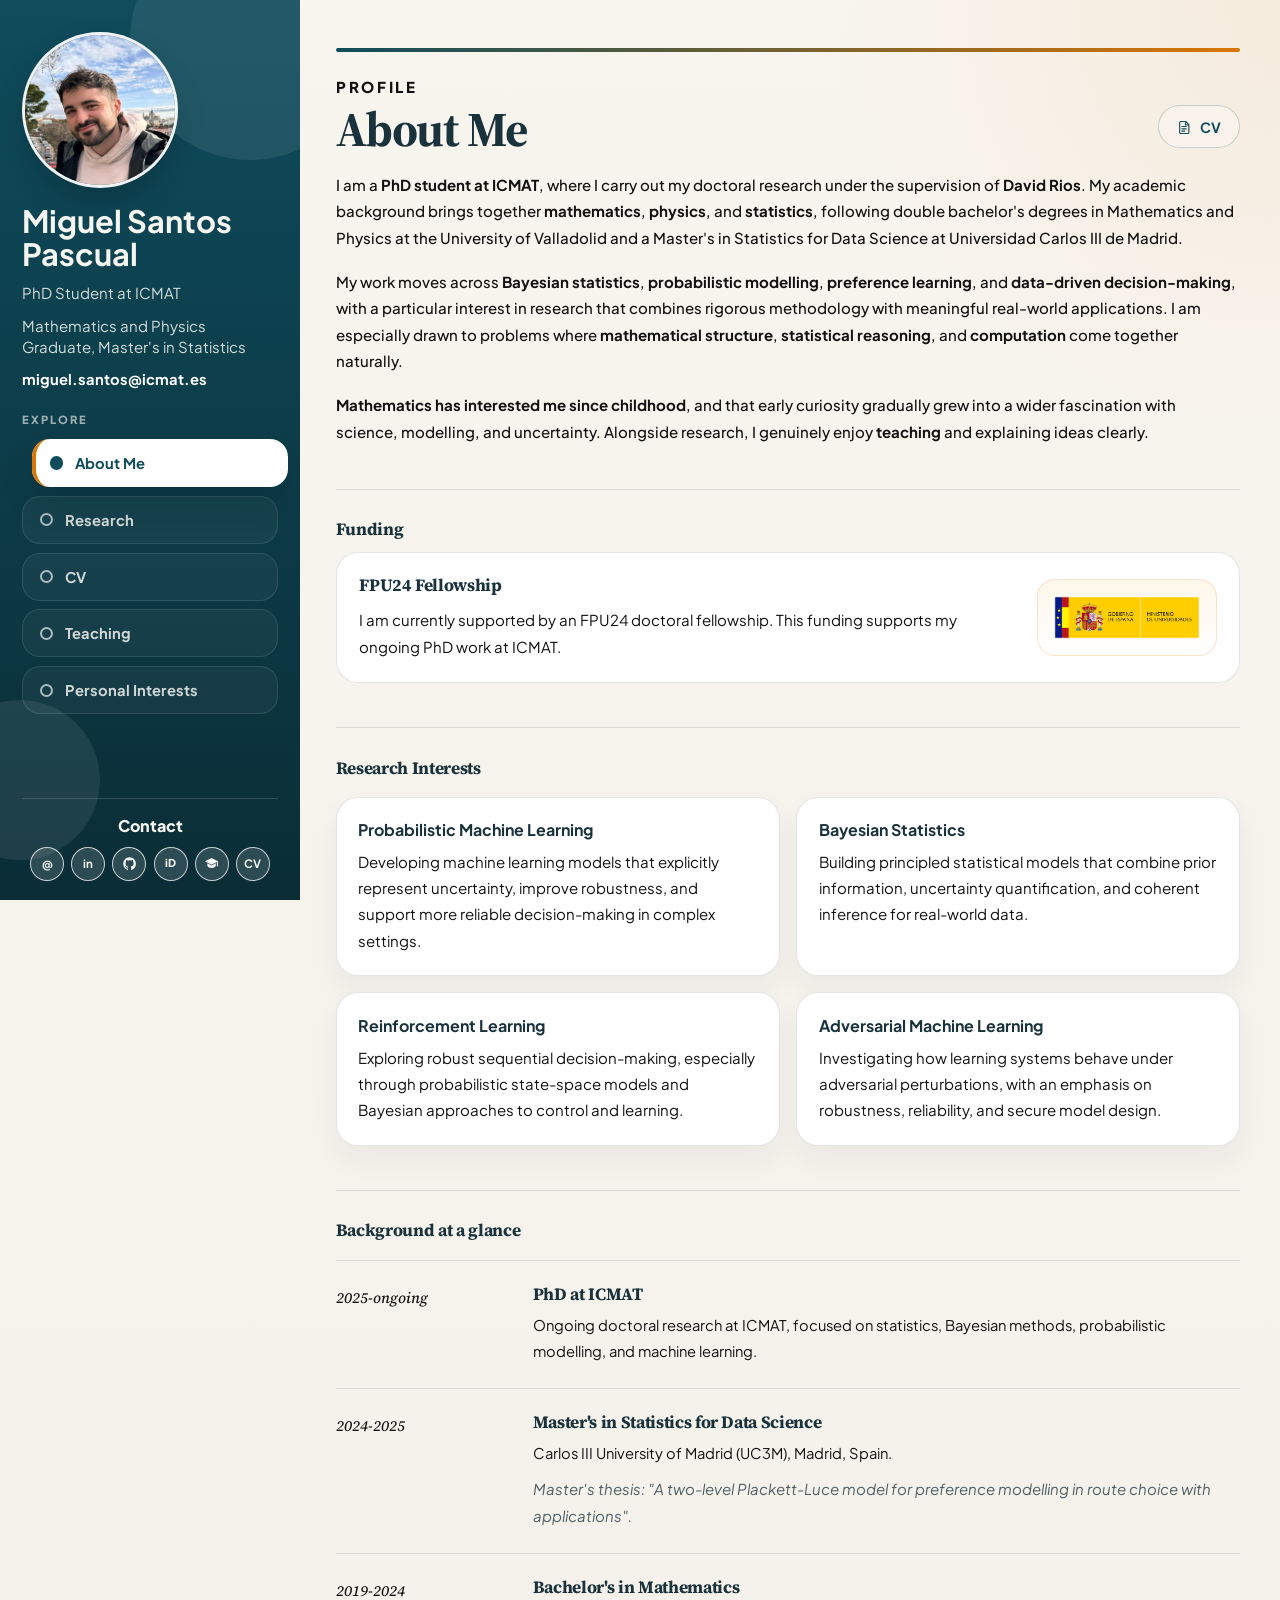
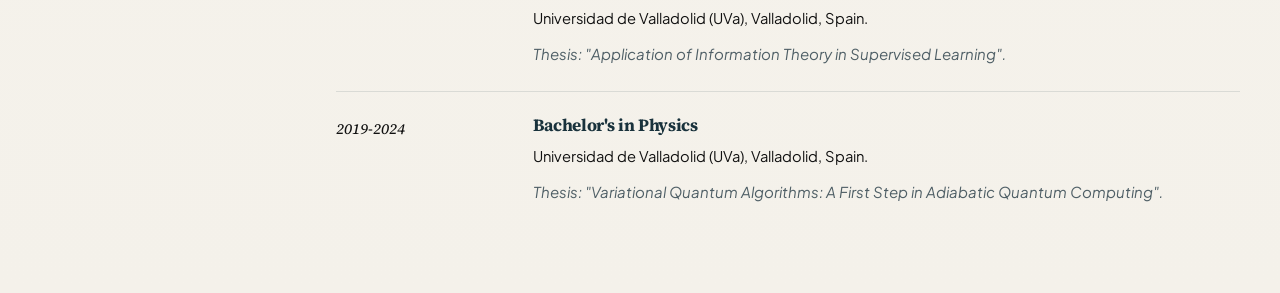
<file: index.html>
<!DOCTYPE html>
<html lang="en">
<head>
  <meta charset="UTF-8">
  <meta name="viewport" content="width=device-width, initial-scale=1.0">
  <meta name="description" content="Academic portfolio for Miguel Santos Pascual, PhD student at ICMAT.">
  <title>Miguel Santos Pascual | About</title>
  <link rel="preconnect" href="https://fonts.googleapis.com">
  <link rel="preconnect" href="https://fonts.gstatic.com" crossorigin>
  <link href="https://fonts.googleapis.com/css2?family=Plus+Jakarta+Sans:wght@400;500;600;700;800&family=Source+Serif+4:opsz,wght@8..60,500;8..60,700&display=swap" rel="stylesheet">
  <link rel="stylesheet" href="assets/css/styles.css">
</head>
<body>
  <div class="page-shell">
    <aside class="sidebar">
      <div class="sidebar__inner">
        <div class="avatar">
          <img src="assets/img/profile.jpg" alt="Portrait of Miguel Santos Pascual">
        </div>

        <div class="profile-block">
          <h1>Miguel Santos Pascual</h1>
          <p class="profile-role">PhD Student at ICMAT</p>
          <p class="profile-location">Mathematics and Physics Graduate, Master's in Statistics</p>
          <a class="profile-contact" href="mailto:miguel.santos@icmat.es">miguel.santos@icmat.es</a>
        </div>

        <nav class="section-nav" aria-label="Section navigation">
          <p class="section-nav__label">Explore</p>
          <a class="section-nav__link is-active" href="index.html" aria-current="page">About Me</a>
          <a class="section-nav__link" href="research.html">Research</a>
          <a class="section-nav__link" href="cv.html">CV</a>
          <a class="section-nav__link" href="teaching.html">Teaching</a>
          <a class="section-nav__link" href="interests.html">Personal Interests</a>
        </nav>

        <footer class="sidebar-footer">
          <p class="sidebar-footer__title">Contact</p>
          <div class="social-links social-links--footer">
            <a href="https://www.icmat.es/people/miguel-santos-2/" aria-label="ICMAT profile" target="_blank" rel="noreferrer">
              <span aria-hidden="true">@</span>
            </a>
            <a href="https://www.linkedin.com/in/miguel-santos-pascual-a18722290/" aria-label="LinkedIn" target="_blank" rel="noreferrer">
              <span aria-hidden="true">in</span>
            </a>
            <a href="https://github.com/MiguelSantPasc" aria-label="GitHub" target="_blank" rel="noreferrer">
              <svg class="social-icon" viewBox="0 0 24 24" aria-hidden="true">
                <path d="M12 2C6.48 2 2 6.6 2 12.27c0 4.54 2.87 8.39 6.84 9.75.5.1.66-.22.66-.5v-1.73c-2.78.62-3.37-1.37-3.37-1.37-.45-1.2-1.11-1.52-1.11-1.52-.91-.64.07-.63.07-.63 1 .08 1.53 1.06 1.53 1.06.9 1.57 2.35 1.12 2.92.86.09-.67.35-1.12.63-1.38-2.22-.26-4.56-1.14-4.56-5.09 0-1.12.39-2.03 1.03-2.75-.1-.27-.45-1.3.1-2.7 0 0 .84-.28 2.75 1.05A9.3 9.3 0 0 1 12 6.84c.85 0 1.71.12 2.51.36 1.91-1.33 2.75-1.05 2.75-1.05.55 1.4.2 2.43.1 2.7.64.72 1.03 1.63 1.03 2.75 0 3.96-2.34 4.82-4.57 5.08.36.32.69.95.69 1.92v2.85c0 .28.18.61.67.5A10.26 10.26 0 0 0 22 12.27C22 6.6 17.52 2 12 2Z" fill="currentColor"/>
              </svg>
            </a>
            <a href="https://orcid.org/my-orcid?orcid=0009-0005-3973-8576" aria-label="ORCID" target="_blank" rel="noreferrer">
              <span class="social-icon-text social-icon-text--orcid" aria-hidden="true">iD</span>
            </a>
            <a href="https://scholar.google.es/citations?user=7MgIqfgAAAAJ&hl=es&oi=ao" aria-label="Google Scholar" target="_blank" rel="noreferrer">
              <svg class="social-icon" viewBox="0 0 24 24" aria-hidden="true">
                <path d="M12 3 1.5 8.4 12 13.8l8.36-4.3V16H22V8.4Zm-6.75 8.6V15c0 2.2 3.05 4 6.75 4s6.75-1.8 6.75-4v-3.4L12 15.1Z" fill="currentColor"/>
              </svg>
            </a>
            <a href="assets/documents/CV.pdf" aria-label="Curriculum Vitae" target="_blank" rel="noreferrer">
              <span aria-hidden="true">CV</span>
            </a>
          </div>
        </footer>
      </div>
    </aside>

    <main class="content content--single">
      <article class="page-panel">
        <p class="section-tag">Profile</p>
        <div class="section-heading">
          <h2>About Me</h2>
          <a class="resource-link resource-link--primary" href="assets/documents/CV.pdf" target="_blank" rel="noreferrer" aria-label="Open curriculum vitae">
            <svg class="resource-link__icon" viewBox="0 0 24 24" aria-hidden="true">
              <path d="M7 3.75h7.7l4.55 4.55V20.25a1.5 1.5 0 0 1-1.5 1.5H7a1.5 1.5 0 0 1-1.5-1.5V5.25A1.5 1.5 0 0 1 7 3.75Zm7.25 1.8v3.5h3.5" fill="none" stroke="currentColor" stroke-linecap="round" stroke-linejoin="round" stroke-width="1.7"/>
              <path d="M8.75 11.25h6.5M8.75 14.75h6.5M8.75 18.25h4.25" fill="none" stroke="currentColor" stroke-linecap="round" stroke-width="1.7"/>
            </svg>
            <span>CV</span>
          </a>
        </div>

        <p class="lead">
          I am a <strong>PhD student at ICMAT</strong>, where I carry out my doctoral research
          under the supervision of <strong>David Rios</strong>. My academic background brings
          together <strong>mathematics</strong>, <strong>physics</strong>, and
          <strong>statistics</strong>, following double bachelor's degrees in Mathematics and
          Physics at the University of Valladolid and a Master's in Statistics for Data Science
          at Universidad Carlos III de Madrid.
        </p>
        <p class="lead lead--secondary">
          My work moves across <strong>Bayesian statistics</strong>,
          <strong>probabilistic modelling</strong>, <strong>preference learning</strong>, and
          <strong>data-driven decision-making</strong>, with a particular interest in research
          that combines rigorous methodology with meaningful real-world applications. I am
          especially drawn to problems where <strong>mathematical structure</strong>,
          <strong>statistical reasoning</strong>, and <strong>computation</strong> come
          together naturally.
        </p>
        <p class="lead lead--secondary">
          <strong>Mathematics has interested me since childhood</strong>, and that early
          curiosity gradually grew into a wider fascination with science, modelling, and
          uncertainty. Alongside research, I genuinely enjoy <strong>teaching</strong> and
          explaining ideas clearly.
        </p>

        <section class="page-section page-section--spaced">
          <h3>Funding</h3>
          <article class="info-card funding-card">
            <div>
              <h3>FPU24 Fellowship</h3>
              <p>
                I am currently supported by an FPU24 doctoral fellowship. This funding
                supports my ongoing PhD work at ICMAT.
              </p>
            </div>
            <div class="funding-logo">
              <img src="assets/img/ministerio.png" alt="Ministerio de Universidades logo">
            </div>
          </article>
        </section>

        <section class="page-section page-section--spaced">
          <h3>Research Interests</h3>
          <div class="interest-grid">
            <article class="interest-card">
              <h4>Probabilistic Machine Learning</h4>
              <p>
                Developing machine learning models that explicitly represent uncertainty,
                improve robustness, and support more reliable decision-making in complex
                settings.
              </p>
            </article>
            <article class="interest-card">
              <h4>Bayesian Statistics</h4>
              <p>
                Building principled statistical models that combine prior information,
                uncertainty quantification, and coherent inference for real-world data.
              </p>
            </article>
            <article class="interest-card">
              <h4>Reinforcement Learning</h4>
              <p>
                Exploring robust sequential decision-making, especially through probabilistic
                state-space models and Bayesian approaches to control and learning.
              </p>
            </article>
            <article class="interest-card">
              <h4>Adversarial Machine Learning</h4>
              <p>
                Investigating how learning systems behave under adversarial perturbations, with
                an emphasis on robustness, reliability, and secure model design.
              </p>
            </article>
          </div>
        </section>

        <section class="page-section page-section--spaced">
          <h3>Background at a glance</h3>
          <div class="entry-list">
            <article class="entry">
              <p class="entry__meta">2025-ongoing</p>
              <div class="entry__body">
                <h4>PhD at ICMAT</h4>
                <p>
                  Ongoing doctoral research at ICMAT, focused on statistics, Bayesian methods,
                  probabilistic modelling, and machine learning.
                </p>
              </div>
            </article>
            <article class="entry">
              <p class="entry__meta">2024-2025</p>
              <div class="entry__body">
                <h4>Master's in Statistics for Data Science</h4>
                <p>
                  Carlos III University of Madrid (UC3M), Madrid, Spain.
                </p>
                <p>
                  Master's thesis: "A two-level Plackett-Luce model for preference modelling
                  in route choice with applications".
                </p>
              </div>
            </article>
            <article class="entry">
              <p class="entry__meta">2019-2024</p>
              <div class="entry__body">
                <h4>Bachelor's in Mathematics</h4>
                <p>
                  Universidad de Valladolid (UVa), Valladolid, Spain.
                </p>
                <p>
                  Thesis: "Application of Information Theory in Supervised Learning".
                </p>
              </div>
            </article>
            <article class="entry">
              <p class="entry__meta">2019-2024</p>
              <div class="entry__body">
                <h4>Bachelor's in Physics</h4>
                <p>
                  Universidad de Valladolid (UVa), Valladolid, Spain.
                </p>
                <p>
                  Thesis: "Variational Quantum Algorithms: A First Step in Adiabatic Quantum
                  Computing".
                </p>
              </div>
            </article>
          </div>
        </section>
      </article>
    </main>
  </div>
</body>
</html>
</file>
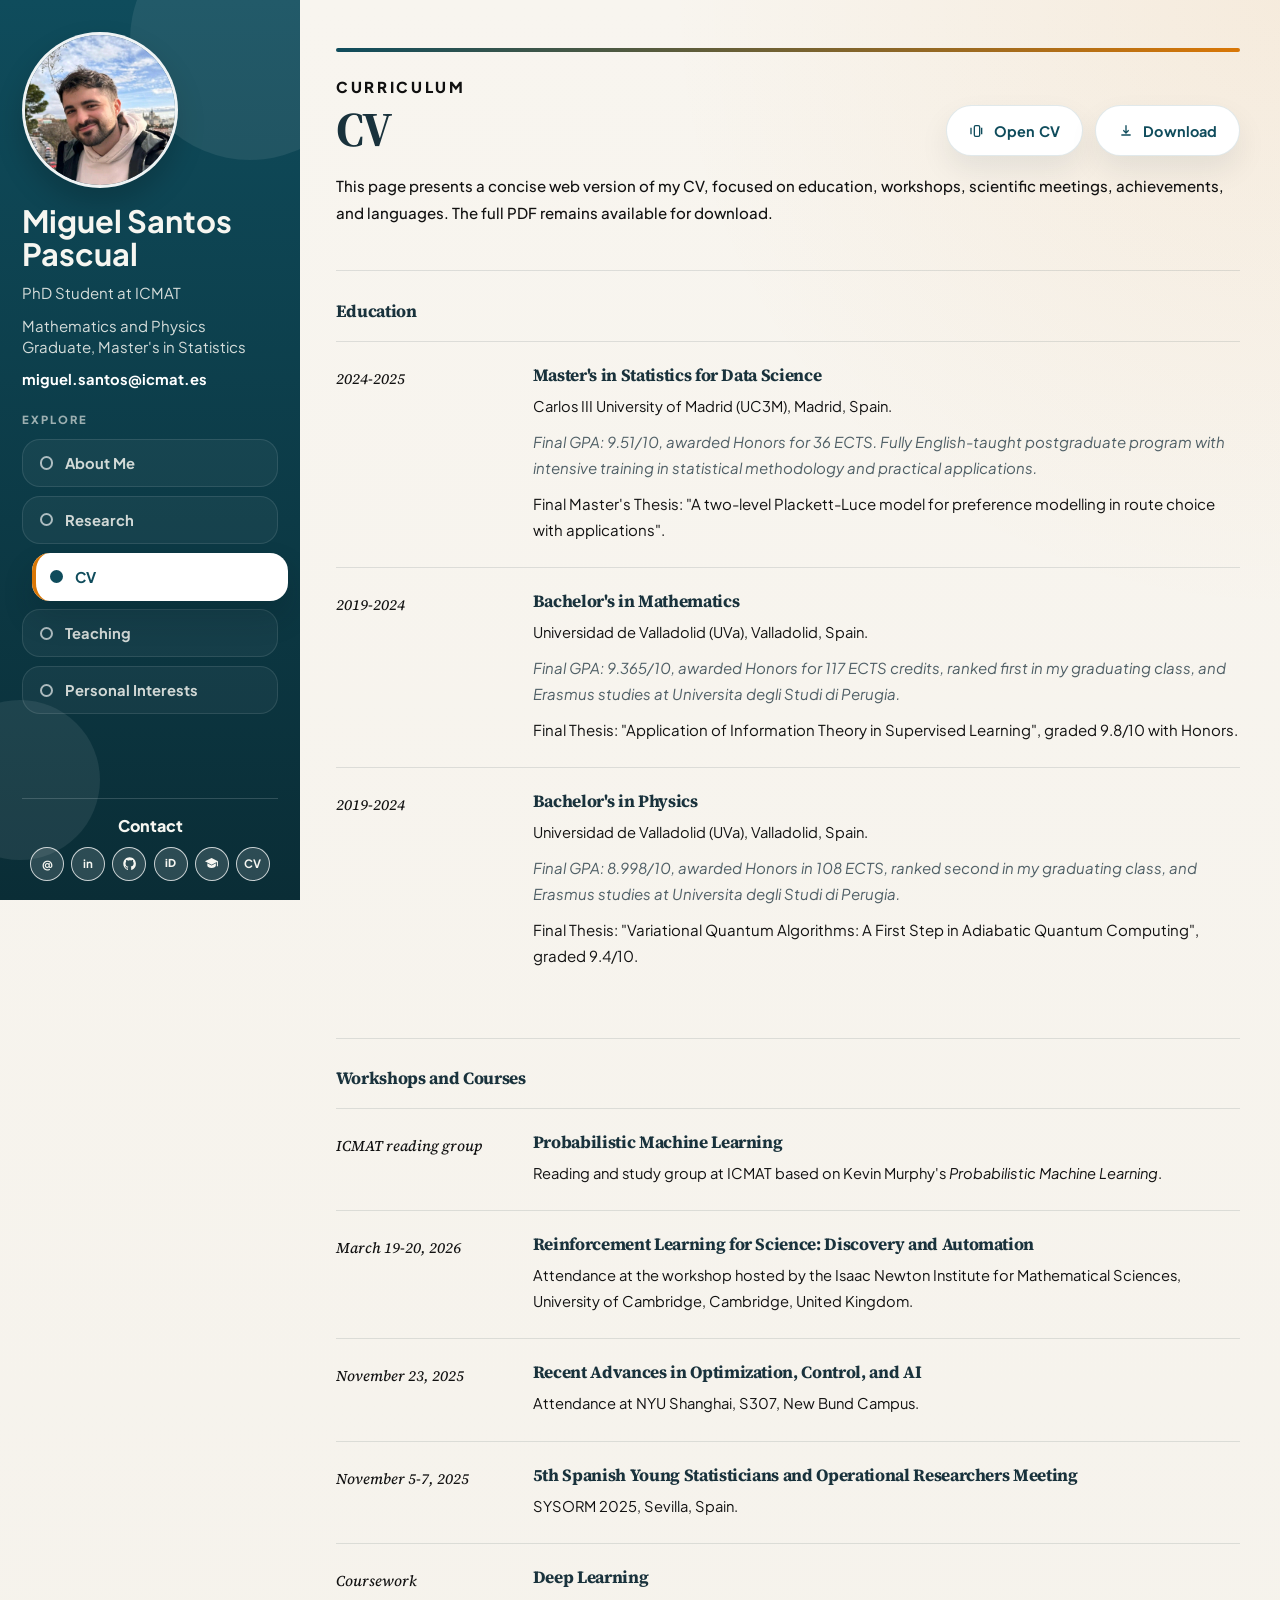
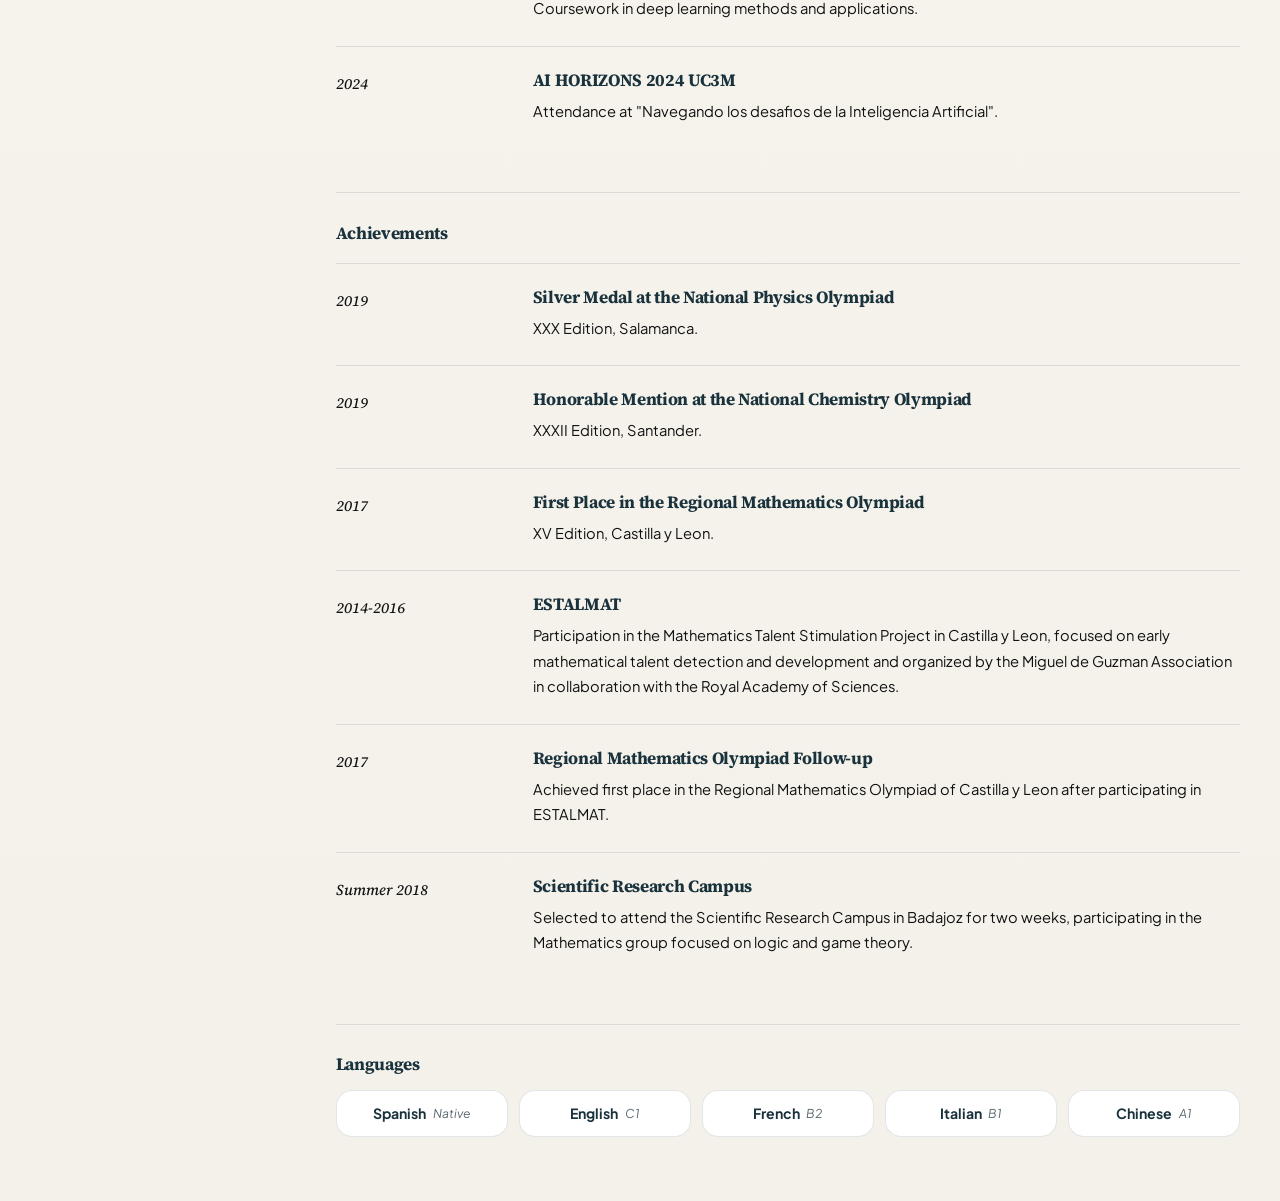
<file: cv.html>
<!DOCTYPE html>
<html lang="en">
<head>
  <meta charset="UTF-8">
  <meta name="viewport" content="width=device-width, initial-scale=1.0">
  <meta name="description" content="Curriculum vitae and academic profile of Miguel Santos Pascual.">
  <title>Miguel Santos Pascual | CV</title>
  <link rel="preconnect" href="https://fonts.googleapis.com">
  <link rel="preconnect" href="https://fonts.gstatic.com" crossorigin>
  <link href="https://fonts.googleapis.com/css2?family=Plus+Jakarta+Sans:wght@400;500;600;700;800&family=Source+Serif+4:opsz,wght@8..60,500;8..60,700&display=swap" rel="stylesheet">
  <link rel="stylesheet" href="assets/css/styles.css">
</head>
<body>
  <div class="page-shell">
    <aside class="sidebar">
      <div class="sidebar__inner">
        <div class="avatar">
          <img src="assets/img/profile.jpg" alt="Portrait of Miguel Santos Pascual">
        </div>

        <div class="profile-block">
          <h1>Miguel Santos Pascual</h1>
          <p class="profile-role">PhD Student at ICMAT</p>
          <p class="profile-location">Mathematics and Physics Graduate, Master's in Statistics</p>
          <a class="profile-contact" href="mailto:miguel.santos@icmat.es">miguel.santos@icmat.es</a>
        </div>

        <nav class="section-nav" aria-label="Section navigation">
          <p class="section-nav__label">Explore</p>
          <a class="section-nav__link" href="index.html">About Me</a>
          <a class="section-nav__link" href="research.html">Research</a>
          <a class="section-nav__link is-active" href="cv.html" aria-current="page">CV</a>
          <a class="section-nav__link" href="teaching.html">Teaching</a>
          <a class="section-nav__link" href="interests.html">Personal Interests</a>
        </nav>

        <footer class="sidebar-footer">
          <p class="sidebar-footer__title">Contact</p>
          <div class="social-links social-links--footer">
            <a href="https://www.icmat.es/people/miguel-santos-2/" aria-label="ICMAT profile" target="_blank" rel="noreferrer">
              <span aria-hidden="true">@</span>
            </a>
            <a href="https://www.linkedin.com/in/miguel-santos-pascual-a18722290/" aria-label="LinkedIn" target="_blank" rel="noreferrer">
              <span aria-hidden="true">in</span>
            </a>
            <a href="https://github.com/MiguelSantPasc" aria-label="GitHub" target="_blank" rel="noreferrer">
              <svg class="social-icon" viewBox="0 0 24 24" aria-hidden="true">
                <path d="M12 2C6.48 2 2 6.6 2 12.27c0 4.54 2.87 8.39 6.84 9.75.5.1.66-.22.66-.5v-1.73c-2.78.62-3.37-1.37-3.37-1.37-.45-1.2-1.11-1.52-1.11-1.52-.91-.64.07-.63.07-.63 1 .08 1.53 1.06 1.53 1.06.9 1.57 2.35 1.12 2.92.86.09-.67.35-1.12.63-1.38-2.22-.26-4.56-1.14-4.56-5.09 0-1.12.39-2.03 1.03-2.75-.1-.27-.45-1.3.1-2.7 0 0 .84-.28 2.75 1.05A9.3 9.3 0 0 1 12 6.84c.85 0 1.71.12 2.51.36 1.91-1.33 2.75-1.05 2.75-1.05.55 1.4.2 2.43.1 2.7.64.72 1.03 1.63 1.03 2.75 0 3.96-2.34 4.82-4.57 5.08.36.32.69.95.69 1.92v2.85c0 .28.18.61.67.5A10.26 10.26 0 0 0 22 12.27C22 6.6 17.52 2 12 2Z" fill="currentColor"/>
              </svg>
            </a>
            <a href="https://orcid.org/my-orcid?orcid=0009-0005-3973-8576" aria-label="ORCID" target="_blank" rel="noreferrer">
              <span class="social-icon-text social-icon-text--orcid" aria-hidden="true">iD</span>
            </a>
            <a href="https://scholar.google.es/citations?user=7MgIqfgAAAAJ&hl=es&oi=ao" aria-label="Google Scholar" target="_blank" rel="noreferrer">
              <svg class="social-icon" viewBox="0 0 24 24" aria-hidden="true">
                <path d="M12 3 1.5 8.4 12 13.8l8.36-4.3V16H22V8.4Zm-6.75 8.6V15c0 2.2 3.05 4 6.75 4s6.75-1.8 6.75-4v-3.4L12 15.1Z" fill="currentColor"/>
              </svg>
            </a>
            <a href="assets/documents/CV.pdf" aria-label="Curriculum Vitae" target="_blank" rel="noreferrer">
              <span aria-hidden="true">CV</span>
            </a>
          </div>
        </footer>
      </div>
    </aside>

    <main class="content content--single">
      <article class="page-panel">
        <p class="section-tag">Curriculum</p>
        <div class="section-heading">
          <h2>CV</h2>
          <div class="section-heading__actions">
            <a class="button-link button-link--white" href="assets/documents/CV.pdf" target="_blank" rel="noreferrer">
              <svg class="button-link__icon" viewBox="0 0 24 24" aria-hidden="true">
                <path d="M14 3h-4a3 3 0 0 0-3 3v12a3 3 0 0 0 3 3h4a3 3 0 0 0 3-3V6a3 3 0 0 0-3-3Zm1 15a1 1 0 0 1-1 1h-4a1 1 0 0 1-1-1V6a1 1 0 0 1 1-1h4a1 1 0 0 1 1 1Zm5-11v10h-2V7ZM4 7v10H2V7Z" fill="currentColor"/>
              </svg>
              <span>Open CV</span>
            </a>
            <a class="button-link button-link--white" href="assets/documents/CV.pdf" download>
              <svg class="button-link__icon" viewBox="0 0 24 24" aria-hidden="true">
                <path d="M12 3a1 1 0 0 1 1 1v8.59l2.3-2.29 1.4 1.41-4.7 4.7-4.7-4.7 1.4-1.41 2.3 2.29V4a1 1 0 0 1 1-1Zm-7 14h14v2H5Z" fill="currentColor"/>
              </svg>
              <span>Download</span>
            </a>
          </div>
        </div>

        <p class="lead">
          This page presents a concise web version of my CV, focused on education,
          workshops, scientific meetings, achievements, and languages. The full PDF remains
          available for download.
        </p>

        <section class="page-section page-section--spaced">
          <h3>Education</h3>
          <div class="entry-list">
            <article class="entry">
              <p class="entry__meta">2024-2025</p>
              <div class="entry__body">
                <h4>Master's in Statistics for Data Science</h4>
                <p>Carlos III University of Madrid (UC3M), Madrid, Spain.</p>
                <p>
                  Final GPA: 9.51/10, awarded Honors for 36 ECTS. Fully English-taught
                  postgraduate program with intensive training in statistical methodology and
                  practical applications.
                </p>
                <p>
                  Final Master's Thesis: "A two-level Plackett-Luce model for preference
                  modelling in route choice with applications".
                </p>
              </div>
            </article>
            <article class="entry">
              <p class="entry__meta">2019-2024</p>
              <div class="entry__body">
                <h4>Bachelor's in Mathematics</h4>
                <p>Universidad de Valladolid (UVa), Valladolid, Spain.</p>
                <p>
                  Final GPA: 9.365/10, awarded Honors for 117 ECTS credits, ranked first in my
                  graduating class, and Erasmus studies at Universita degli Studi di Perugia.
                </p>
                <p>
                  Final Thesis: "Application of Information Theory in Supervised Learning",
                  graded 9.8/10 with Honors.
                </p>
              </div>
            </article>
            <article class="entry">
              <p class="entry__meta">2019-2024</p>
              <div class="entry__body">
                <h4>Bachelor's in Physics</h4>
                <p>Universidad de Valladolid (UVa), Valladolid, Spain.</p>
                <p>
                  Final GPA: 8.998/10, awarded Honors in 108 ECTS, ranked second in my
                  graduating class, and Erasmus studies at Universita degli Studi di Perugia.
                </p>
                <p>
                  Final Thesis: "Variational Quantum Algorithms: A First Step in Adiabatic
                  Quantum Computing", graded 9.4/10.
                </p>
              </div>
            </article>
          </div>
        </section>

        <section class="page-section page-section--spaced">
          <h3>Workshops and Courses</h3>
          <div class="entry-list">
            <article class="entry">
              <p class="entry__meta">ICMAT reading group</p>
              <div class="entry__body">
                <h4>Probabilistic Machine Learning</h4>
                <p>
                  Reading and study group at ICMAT based on Kevin Murphy's
                  <em>Probabilistic Machine Learning</em>.
                </p>
              </div>
            </article>
            <article class="entry">
              <p class="entry__meta">March 19-20, 2026</p>
              <div class="entry__body">
                <h4>Reinforcement Learning for Science: Discovery and Automation</h4>
                <p>
                  Attendance at the workshop hosted by the Isaac Newton Institute for
                  Mathematical Sciences, University of Cambridge, Cambridge, United Kingdom.
                </p>
              </div>
            </article>
            <article class="entry">
              <p class="entry__meta">November 23, 2025</p>
              <div class="entry__body">
                <h4>Recent Advances in Optimization, Control, and AI</h4>
                <p>Attendance at NYU Shanghai, S307, New Bund Campus.</p>
              </div>
            </article>
            <article class="entry">
              <p class="entry__meta">November 5-7, 2025</p>
              <div class="entry__body">
                <h4>5th Spanish Young Statisticians and Operational Researchers Meeting</h4>
                <p>SYSORM 2025, Sevilla, Spain.</p>
              </div>
            </article>
            <article class="entry">
              <p class="entry__meta">Coursework</p>
              <div class="entry__body">
                <h4>Deep Learning</h4>
                <p>Coursework in deep learning methods and applications.</p>
              </div>
            </article>
            <article class="entry">
              <p class="entry__meta">2024</p>
              <div class="entry__body">
                <h4>AI HORIZONS 2024 UC3M</h4>
                <p>Attendance at "Navegando los desafios de la Inteligencia Artificial".</p>
              </div>
            </article>
          </div>
        </section>

        <section class="page-section page-section--spaced">
          <h3>Achievements</h3>
          <div class="entry-list">
            <article class="entry">
              <p class="entry__meta">2019</p>
              <div class="entry__body">
                <h4>Silver Medal at the National Physics Olympiad</h4>
                <p>XXX Edition, Salamanca.</p>
              </div>
            </article>
            <article class="entry">
              <p class="entry__meta">2019</p>
              <div class="entry__body">
                <h4>Honorable Mention at the National Chemistry Olympiad</h4>
                <p>XXXII Edition, Santander.</p>
              </div>
            </article>
            <article class="entry">
              <p class="entry__meta">2017</p>
              <div class="entry__body">
                <h4>First Place in the Regional Mathematics Olympiad</h4>
                <p>XV Edition, Castilla y Leon.</p>
              </div>
            </article>
            <article class="entry">
              <p class="entry__meta">2014-2016</p>
              <div class="entry__body">
                <h4>ESTALMAT</h4>
                <p>
                  Participation in the Mathematics Talent Stimulation Project in Castilla y
                  Leon, focused on early mathematical talent detection and development and
                  organized by the Miguel de Guzman Association in collaboration with the Royal
                  Academy of Sciences.
                </p>
              </div>
            </article>
            <article class="entry">
              <p class="entry__meta">2017</p>
              <div class="entry__body">
                <h4>Regional Mathematics Olympiad Follow-up</h4>
                <p>
                  Achieved first place in the Regional Mathematics Olympiad of Castilla y Leon
                  after participating in ESTALMAT.
                </p>
              </div>
            </article>
            <article class="entry">
              <p class="entry__meta">Summer 2018</p>
              <div class="entry__body">
                <h4>Scientific Research Campus</h4>
                <p>
                  Selected to attend the Scientific Research Campus in Badajoz for two weeks,
                  participating in the Mathematics group focused on logic and game theory.
                </p>
              </div>
            </article>
          </div>
        </section>

        <section class="page-section page-section--spaced">
          <h3>Languages</h3>
          <div class="language-grid">
            <article class="language-card">
              <h4>Spanish</h4>
              <p>Native</p>
            </article>
            <article class="language-card">
              <h4>English</h4>
              <p>C1</p>
            </article>
            <article class="language-card">
              <h4>French</h4>
              <p>B2</p>
            </article>
            <article class="language-card">
              <h4>Italian</h4>
              <p>B1</p>
            </article>
            <article class="language-card">
              <h4>Chinese</h4>
              <p>A1</p>
            </article>
          </div>
        </section>
      </article>
    </main>
  </div>
</body>
</html>
</file>
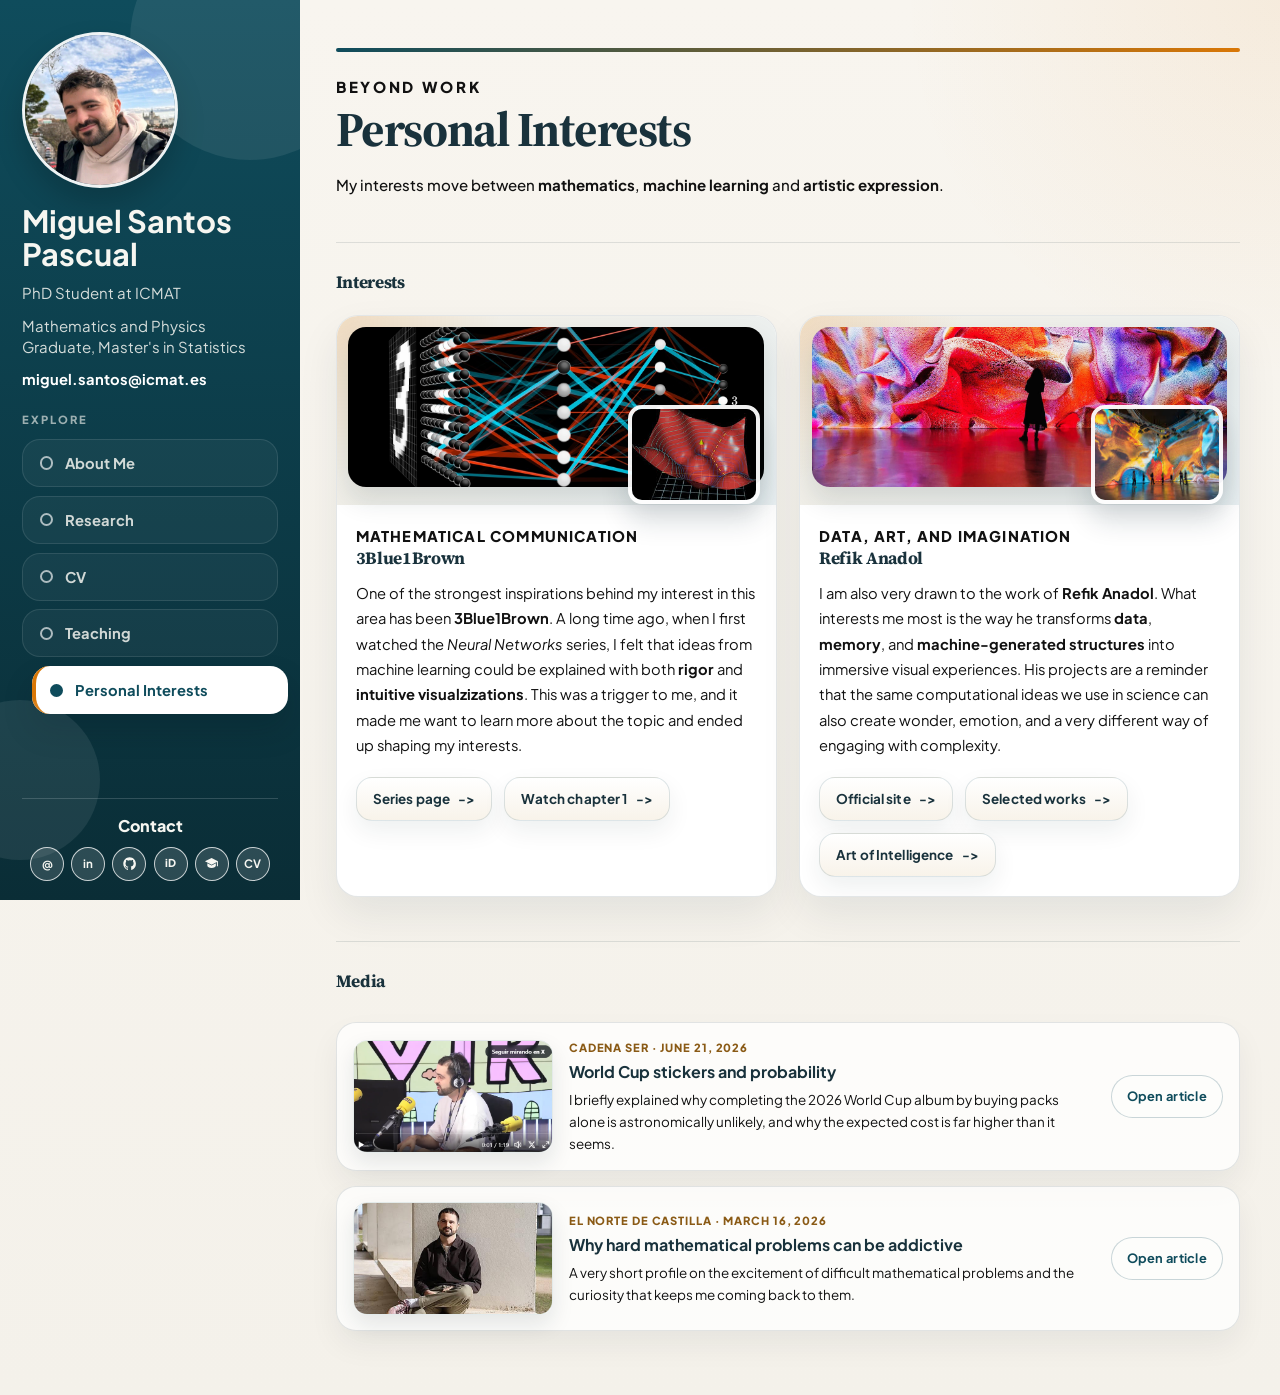
<file: interests.html>
<!DOCTYPE html>
<html lang="en">
<head>
  <meta charset="UTF-8">
  <meta name="viewport" content="width=device-width, initial-scale=1.0">
  <meta name="description" content="Personal interests of Miguel Santos Pascual.">
  <title>Miguel Santos Pascual | Personal Interests</title>
  <link rel="preconnect" href="https://fonts.googleapis.com">
  <link rel="preconnect" href="https://fonts.gstatic.com" crossorigin>
  <link href="https://fonts.googleapis.com/css2?family=Plus+Jakarta+Sans:wght@400;500;600;700;800&family=Source+Serif+4:opsz,wght@8..60,500;8..60,700&display=swap" rel="stylesheet">
  <link rel="stylesheet" href="assets/css/styles.css">
</head>
<body>
  <div class="page-shell">
    <aside class="sidebar">
      <div class="sidebar__inner">
        <div class="avatar">
          <img src="assets/img/profile.jpg" alt="Portrait of Miguel Santos Pascual">
        </div>

        <div class="profile-block">
          <h1>Miguel Santos Pascual</h1>
          <p class="profile-role">PhD Student at ICMAT</p>
          <p class="profile-location">Mathematics and Physics Graduate, Master's in Statistics</p>
          <a class="profile-contact" href="mailto:miguel.santos@icmat.es">miguel.santos@icmat.es</a>
        </div>

        <nav class="section-nav" aria-label="Section navigation">
          <p class="section-nav__label">Explore</p>
          <a class="section-nav__link" href="index.html">About Me</a>
          <a class="section-nav__link" href="research.html">Research</a>
          <a class="section-nav__link" href="cv.html">CV</a>
          <a class="section-nav__link" href="teaching.html">Teaching</a>
          <a class="section-nav__link is-active" href="interests.html" aria-current="page">Personal Interests</a>
        </nav>

        <footer class="sidebar-footer">
          <p class="sidebar-footer__title">Contact</p>
          <div class="social-links social-links--footer">
            <a href="https://www.icmat.es/people/miguel-santos-2/" aria-label="ICMAT profile" target="_blank" rel="noreferrer">
              <span aria-hidden="true">@</span>
            </a>
            <a href="https://www.linkedin.com/in/miguel-santos-pascual-a18722290/" aria-label="LinkedIn" target="_blank" rel="noreferrer">
              <span aria-hidden="true">in</span>
            </a>
            <a href="https://github.com/MiguelSantPasc" aria-label="GitHub" target="_blank" rel="noreferrer">
              <svg class="social-icon" viewBox="0 0 24 24" aria-hidden="true">
                <path d="M12 2C6.48 2 2 6.6 2 12.27c0 4.54 2.87 8.39 6.84 9.75.5.1.66-.22.66-.5v-1.73c-2.78.62-3.37-1.37-3.37-1.37-.45-1.2-1.11-1.52-1.11-1.52-.91-.64.07-.63.07-.63 1 .08 1.53 1.06 1.53 1.06.9 1.57 2.35 1.12 2.92.86.09-.67.35-1.12.63-1.38-2.22-.26-4.56-1.14-4.56-5.09 0-1.12.39-2.03 1.03-2.75-.1-.27-.45-1.3.1-2.7 0 0 .84-.28 2.75 1.05A9.3 9.3 0 0 1 12 6.84c.85 0 1.71.12 2.51.36 1.91-1.33 2.75-1.05 2.75-1.05.55 1.4.2 2.43.1 2.7.64.72 1.03 1.63 1.03 2.75 0 3.96-2.34 4.82-4.57 5.08.36.32.69.95.69 1.92v2.85c0 .28.18.61.67.5A10.26 10.26 0 0 0 22 12.27C22 6.6 17.52 2 12 2Z" fill="currentColor"/>
              </svg>
            </a>
            <a href="https://orcid.org/my-orcid?orcid=0009-0005-3973-8576" aria-label="ORCID" target="_blank" rel="noreferrer">
              <span class="social-icon-text social-icon-text--orcid" aria-hidden="true">iD</span>
            </a>
            <a href="https://scholar.google.es/citations?user=7MgIqfgAAAAJ&hl=es&oi=ao" aria-label="Google Scholar" target="_blank" rel="noreferrer">
              <svg class="social-icon" viewBox="0 0 24 24" aria-hidden="true">
                <path d="M12 3 1.5 8.4 12 13.8l8.36-4.3V16H22V8.4Zm-6.75 8.6V15c0 2.2 3.05 4 6.75 4s6.75-1.8 6.75-4v-3.4L12 15.1Z" fill="currentColor"/>
              </svg>
            </a>
            <a href="assets/documents/CV.pdf" aria-label="Curriculum Vitae" target="_blank" rel="noreferrer">
              <span aria-hidden="true">CV</span>
            </a>
          </div>
        </footer>
      </div>
    </aside>

    <main class="content content--single">
      <article class="page-panel">
        <p class="section-tag">Beyond Work</p>
        <div class="section-heading">
          <h2>Personal Interests</h2>
        </div>

        <p class="lead">
          My interests move between <strong>mathematics</strong>,
          <strong>machine learning</strong> and <strong>artistic expression</strong>.
        </p>

        <section class="page-section page-section--spaced">
          <h3>Interests</h3>
          <div class="inspiration-grid">
            <article class="inspiration-card">
              <div class="inspiration-card__media">
                <img
                  class="inspiration-card__image inspiration-card__image--main"
                  src="assets/img/main_1.jpg"
                  alt="Thumbnail of 3Blue1Brown's neural networks video series">
                <img
                  class="inspiration-card__image inspiration-card__image--float"
                  src="assets/img/small1.jpg"
                  alt="Preview from 3Blue1Brown's neural networks series">
              </div>
              <div class="inspiration-card__body">
                <p class="inspiration-card__eyebrow">Mathematical Communication</p>
                <h3>3Blue1Brown</h3>
                <p>
                  One of the strongest inspirations behind my interest in this area has been
                  <strong>3Blue1Brown</strong>. A long time ago, when I first watched the
                  <em>Neural Networks</em> series, I felt that ideas from machine learning
                  could be explained with both <strong>rigor</strong> and <strong>intuitive visualzizations</strong>.
                  This was a trigger to me, and it made me want to learn more about the topic and ended up shaping my interests.
                </p>
                <div class="inspiration-links">
                  <a class="resource-link resource-link--primary" href="https://www.3blue1brown.com/topics/neural-networks" target="_blank" rel="noreferrer">Series page</a>
                  <a class="resource-link resource-link--primary" href="https://www.youtube.com/watch?v=aircAruvnKk" target="_blank" rel="noreferrer">Watch chapter 1</a>
                </div>
              </div>
            </article>

            <article class="inspiration-card">
              <div class="inspiration-card__media">
                <img
                  class="inspiration-card__image inspiration-card__image--main"
                  src="assets/img/main_2.jpg"
                  alt="Artwork from Refik Anadol's Art of Intelligence project">
                <img
                  class="inspiration-card__image inspiration-card__image--float"
                  src="assets/img/small21.jpg"
                  alt="Detail from Refik Anadol's Art of Intelligence project">
              </div>
              <div class="inspiration-card__body">
                <p class="inspiration-card__eyebrow">Data, Art, and Imagination</p>
                <h3>Refik Anadol</h3>
                <p>
                  I am also very drawn to the work of <strong>Refik Anadol</strong>. What
                  interests me most is the way he transforms <strong>data</strong>,
                  <strong>memory</strong>, and <strong>machine-generated structures</strong>
                  into immersive visual experiences. His projects are a reminder that the
                  same computational ideas we use in science can also create wonder, emotion,
                  and a very different way of engaging with complexity.
                </p>
                <div class="inspiration-links">
                  <a class="resource-link resource-link--primary" href="https://refikanadol.com/" target="_blank" rel="noreferrer">Official site</a>
                  <a class="resource-link resource-link--primary" href="https://refikanadol.com/works/" target="_blank" rel="noreferrer">Selected works</a>
                  <a class="resource-link resource-link--primary" href="https://refikanadol.com/works/art-of-intelligence/" target="_blank" rel="noreferrer">Art of Intelligence</a>
                </div>
              </div>
            </article>
          </div>
        </section>

        <section class="page-section page-section--spaced media-strip">
          <div class="section-heading section-heading--media">
            <div>
              <h3>Media</h3>
            </div>
          </div>

          <div class="media-list">
            <article class="media-card">
              <a
                class="media-card__media"
                href="https://cadenaser.com/nacional/2026/06/21/un-matematico-sobre-la-polemica-de-los-cromos-del-mundial-es-mas-probable-ganar-el-gordo-de-la-loteria-80-veces-seguidas-cadena-ser/"
                target="_blank"
                rel="noreferrer">
                <img
                  src="assets/img/CadenaSer.png"
                  alt="Cadena SER appearance about the 2026 World Cup sticker album">
              </a>
              <div class="media-card__body">
                <p class="media-card__eyebrow">Cadena SER · June 21, 2026</p>
                <h4>World Cup stickers and probability</h4>
                <p>
                  I briefly explained why completing the 2026 World Cup album by buying packs alone
                  is astronomically unlikely, and why the expected cost is far higher than it seems.
                </p>
              </div>
              <a
                class="resource-link resource-link--primary media-card__link"
                href="https://cadenaser.com/nacional/2026/06/21/un-matematico-sobre-la-polemica-de-los-cromos-del-mundial-es-mas-probable-ganar-el-gordo-de-la-loteria-80-veces-seguidas-cadena-ser/"
                target="_blank"
                rel="noreferrer">Open article</a>
            </article>

            <article class="media-card">
              <a
                class="media-card__media"
                href="https://www.elnortedecastilla.es/valladolid/adrenalina-enfrentarte-problema-matematico-complicado-engancha-20260316064738-nt.html"
                target="_blank"
                rel="noreferrer">
                <img
                  src="assets/img/Nortedecastilla.jpg"
                  alt="El Norte de Castilla profile photo of Miguel Santos Pascual">
              </a>
              <div class="media-card__body">
                <p class="media-card__eyebrow">El Norte de Castilla · March 16, 2026</p>
                <h4>Why hard mathematical problems can be addictive</h4>
                <p>
                  A very short profile on the excitement of difficult mathematical problems and the
                  curiosity that keeps me coming back to them.
                </p>
              </div>
              <a
                class="resource-link resource-link--primary media-card__link"
                href="https://www.elnortedecastilla.es/valladolid/adrenalina-enfrentarte-problema-matematico-complicado-engancha-20260316064738-nt.html"
                target="_blank"
                rel="noreferrer">Open article</a>
            </article>
          </div>
        </section>
      </article>
    </main>
  </div>
</body>
</html>
</file>
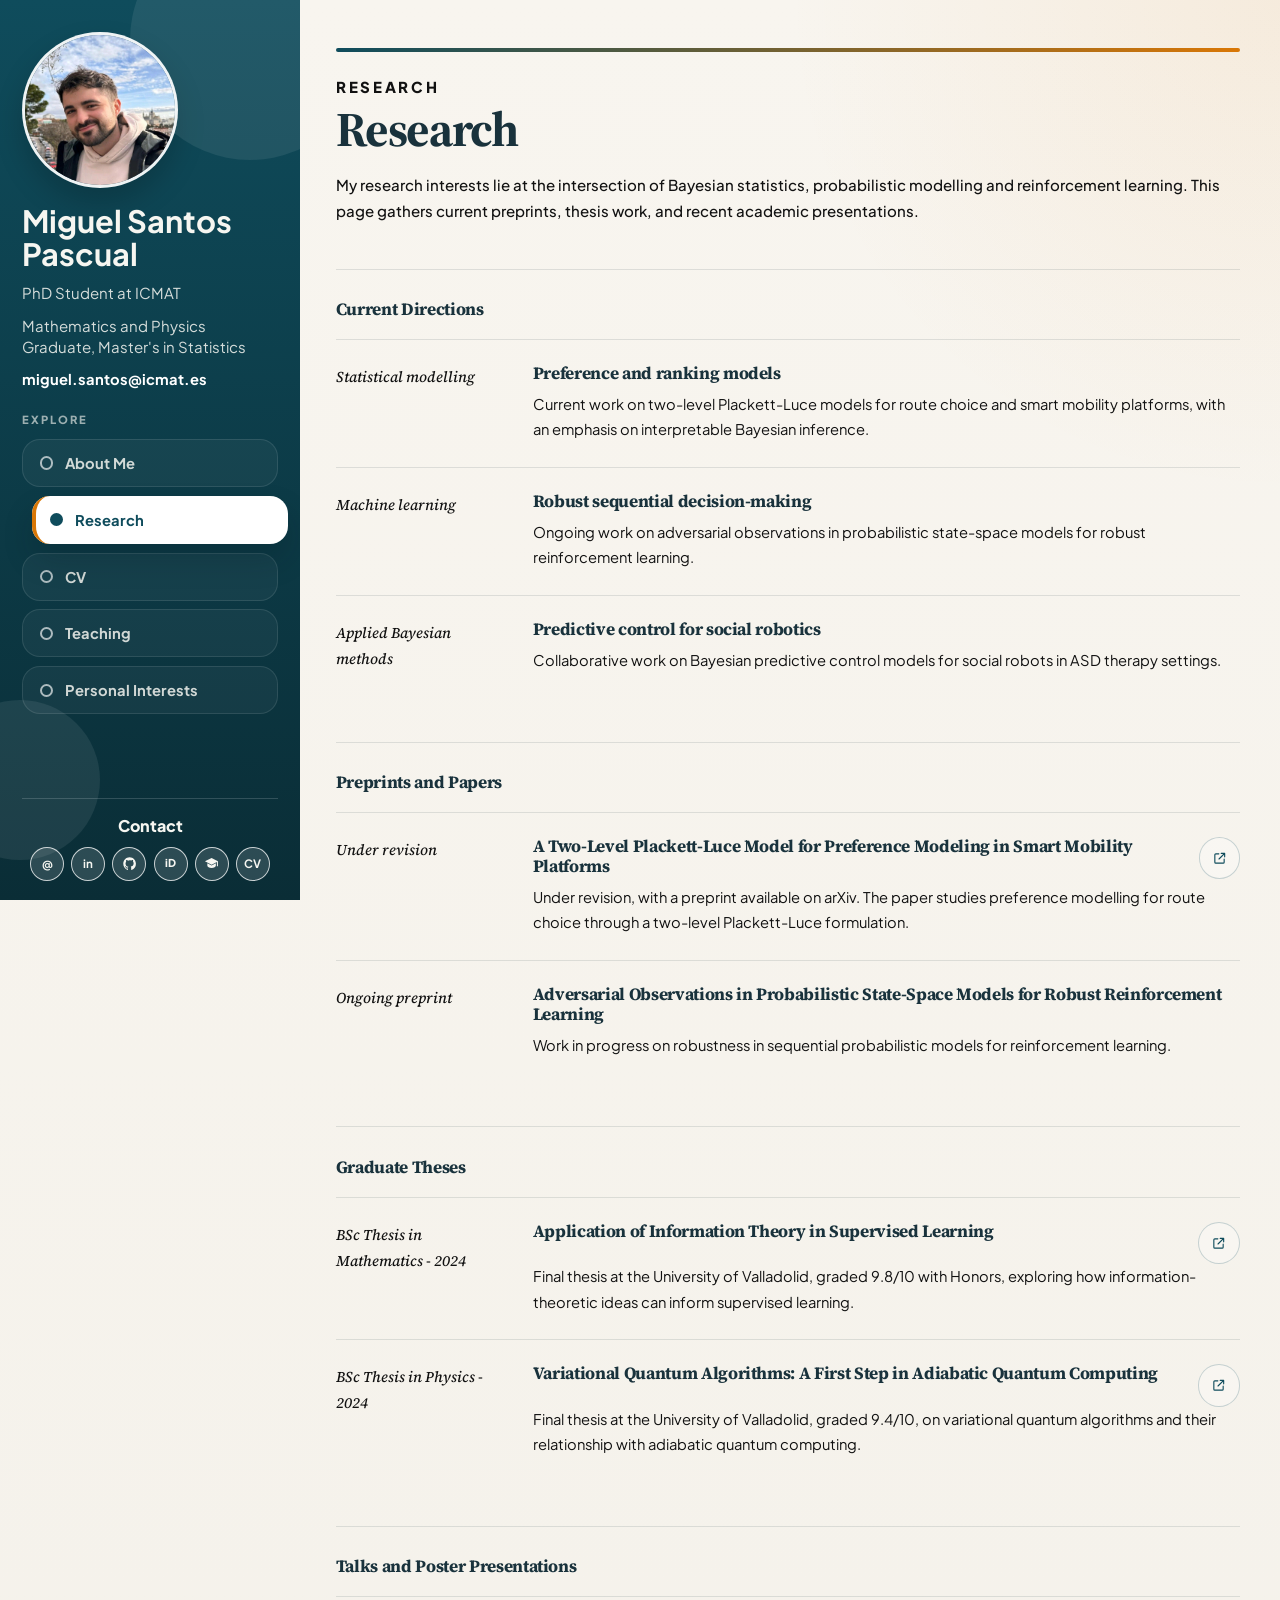
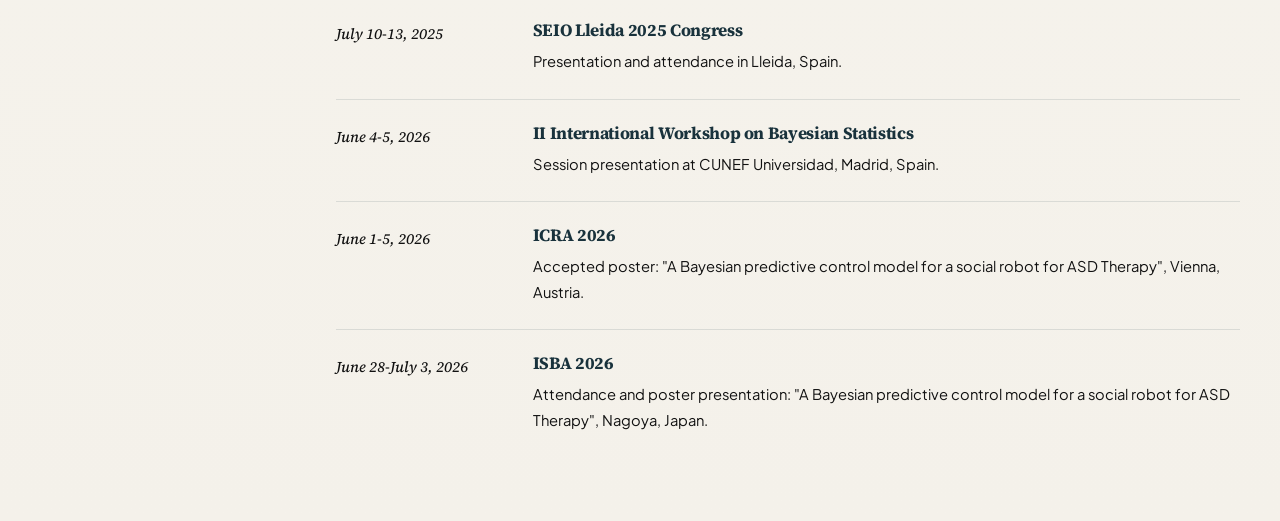
<file: research.html>
<!DOCTYPE html>
<html lang="en">
<head>
  <meta charset="UTF-8">
  <meta name="viewport" content="width=device-width, initial-scale=1.0">
  <meta name="description" content="Research page for Miguel Santos Pascual, including preprints, theses, and talks.">
  <title>Miguel Santos Pascual | Research</title>
  <link rel="preconnect" href="https://fonts.googleapis.com">
  <link rel="preconnect" href="https://fonts.gstatic.com" crossorigin>
  <link href="https://fonts.googleapis.com/css2?family=Plus+Jakarta+Sans:wght@400;500;600;700;800&family=Source+Serif+4:opsz,wght@8..60,500;8..60,700&display=swap" rel="stylesheet">
  <link rel="stylesheet" href="assets/css/styles.css">
</head>
<body>
  <div class="page-shell">
    <aside class="sidebar">
      <div class="sidebar__inner">
        <div class="avatar">
          <img src="assets/img/profile.jpg" alt="Portrait of Miguel Santos Pascual">
        </div>

        <div class="profile-block">
          <h1>Miguel Santos Pascual</h1>
          <p class="profile-role">PhD Student at ICMAT</p>
          <p class="profile-location">Mathematics and Physics Graduate, Master's in Statistics</p>
          <a class="profile-contact" href="mailto:miguel.santos@icmat.es">miguel.santos@icmat.es</a>
        </div>

        <nav class="section-nav" aria-label="Section navigation">
          <p class="section-nav__label">Explore</p>
          <a class="section-nav__link" href="index.html">About Me</a>
          <a class="section-nav__link is-active" href="research.html" aria-current="page">Research</a>
          <a class="section-nav__link" href="cv.html">CV</a>
          <a class="section-nav__link" href="teaching.html">Teaching</a>
          <a class="section-nav__link" href="interests.html">Personal Interests</a>
        </nav>

        <footer class="sidebar-footer">
          <p class="sidebar-footer__title">Contact</p>
          <div class="social-links social-links--footer">
            <a href="https://www.icmat.es/people/miguel-santos-2/" aria-label="ICMAT profile" target="_blank" rel="noreferrer">
              <span aria-hidden="true">@</span>
            </a>
            <a href="https://www.linkedin.com/in/miguel-santos-pascual-a18722290/" aria-label="LinkedIn" target="_blank" rel="noreferrer">
              <span aria-hidden="true">in</span>
            </a>
            <a href="https://github.com/MiguelSantPasc" aria-label="GitHub" target="_blank" rel="noreferrer">
              <svg class="social-icon" viewBox="0 0 24 24" aria-hidden="true">
                <path d="M12 2C6.48 2 2 6.6 2 12.27c0 4.54 2.87 8.39 6.84 9.75.5.1.66-.22.66-.5v-1.73c-2.78.62-3.37-1.37-3.37-1.37-.45-1.2-1.11-1.52-1.11-1.52-.91-.64.07-.63.07-.63 1 .08 1.53 1.06 1.53 1.06.9 1.57 2.35 1.12 2.92.86.09-.67.35-1.12.63-1.38-2.22-.26-4.56-1.14-4.56-5.09 0-1.12.39-2.03 1.03-2.75-.1-.27-.45-1.3.1-2.7 0 0 .84-.28 2.75 1.05A9.3 9.3 0 0 1 12 6.84c.85 0 1.71.12 2.51.36 1.91-1.33 2.75-1.05 2.75-1.05.55 1.4.2 2.43.1 2.7.64.72 1.03 1.63 1.03 2.75 0 3.96-2.34 4.82-4.57 5.08.36.32.69.95.69 1.92v2.85c0 .28.18.61.67.5A10.26 10.26 0 0 0 22 12.27C22 6.6 17.52 2 12 2Z" fill="currentColor"/>
              </svg>
            </a>
            <a href="https://orcid.org/my-orcid?orcid=0009-0005-3973-8576" aria-label="ORCID" target="_blank" rel="noreferrer">
              <span class="social-icon-text social-icon-text--orcid" aria-hidden="true">iD</span>
            </a>
            <a href="https://scholar.google.es/citations?user=7MgIqfgAAAAJ&hl=es&oi=ao" aria-label="Google Scholar" target="_blank" rel="noreferrer">
              <svg class="social-icon" viewBox="0 0 24 24" aria-hidden="true">
                <path d="M12 3 1.5 8.4 12 13.8l8.36-4.3V16H22V8.4Zm-6.75 8.6V15c0 2.2 3.05 4 6.75 4s6.75-1.8 6.75-4v-3.4L12 15.1Z" fill="currentColor"/>
              </svg>
            </a>
            <a href="assets/documents/CV.pdf" aria-label="Curriculum Vitae" target="_blank" rel="noreferrer">
              <span aria-hidden="true">CV</span>
            </a>
          </div>
        </footer>
      </div>
    </aside>

    <main class="content content--single">
      <article class="page-panel">
        <p class="section-tag">Research</p>
        <div class="section-heading">
          <h2>Research</h2>
        </div>

        <p class="lead">
          My research interests lie at the intersection of Bayesian statistics, probabilistic
          modelling and reinforcement learning. This page gathers current
          preprints, thesis work, and recent academic presentations.
        </p>

        <section class="page-section page-section--spaced">
          <h3>Current Directions</h3>
          <div class="entry-list">
            <article class="entry">
              <p class="entry__meta">Statistical modelling</p>
              <div class="entry__body">
                <h4>Preference and ranking models</h4>
                <p>
                  Current work on two-level Plackett-Luce models for route choice and smart
                  mobility platforms, with an emphasis on interpretable Bayesian inference.
                </p>
              </div>
            </article>
            <article class="entry">
              <p class="entry__meta">Machine learning</p>
              <div class="entry__body">
                <h4>Robust sequential decision-making</h4>
                <p>
                  Ongoing work on adversarial observations in probabilistic state-space models
                  for robust reinforcement learning.
                </p>
              </div>
            </article>
            <article class="entry">
              <p class="entry__meta">Applied Bayesian methods</p>
              <div class="entry__body">
                <h4>Predictive control for social robotics</h4>
                <p>
                  Collaborative work on Bayesian predictive control models for social robots in
                  ASD therapy settings.
                </p>
              </div>
            </article>
          </div>
        </section>

        <section class="page-section page-section--spaced">
          <h3>Preprints and Papers</h3>
          <div class="entry-list">
            <article class="entry">
              <p class="entry__meta">Under revision</p>
              <div class="entry__body">
                <div class="entry__heading">
                  <h4>A Two-Level Plackett-Luce Model for Preference Modeling in Smart Mobility Platforms</h4>
                  <a class="resource-link" href="https://arxiv.org/pdf/2605.06236v1" target="_blank" rel="noreferrer" aria-label="Open arXiv preprint">
                    <svg class="resource-link__icon" viewBox="0 0 24 24" aria-hidden="true">
                      <path d="M10.5 13.5 19 5m0 0h-5.25M19 5v5.25" fill="none" stroke="currentColor" stroke-linecap="round" stroke-linejoin="round" stroke-width="1.7"/>
                      <path d="M18.25 13.75v4.5a1.5 1.5 0 0 1-1.5 1.5h-11a1.5 1.5 0 0 1-1.5-1.5v-11a1.5 1.5 0 0 1 1.5-1.5h4.5" fill="none" stroke="currentColor" stroke-linecap="round" stroke-linejoin="round" stroke-width="1.7"/>
                    </svg>
                  </a>
                </div>
                <p>
                  Under revision, with a preprint available on arXiv. The paper studies
                  preference modelling for route choice through a two-level Plackett-Luce
                  formulation.
                </p>
              </div>
            </article>
            <article class="entry">
              <p class="entry__meta">Ongoing preprint</p>
              <div class="entry__body">
                <h4>Adversarial Observations in Probabilistic State-Space Models for Robust Reinforcement Learning</h4>
                <p>
                  Work in progress on robustness in sequential probabilistic models for
                  reinforcement learning.
                </p>
              </div>
            </article>
          </div>
        </section>

        <section class="page-section page-section--spaced">
          <h3>Graduate Theses</h3>
          <div class="entry-list">
            <article class="entry">
              <p class="entry__meta">BSc Thesis in Mathematics - 2024</p>
              <div class="entry__body">
                <div class="entry__heading">
                  <h4>Application of Information Theory in Supervised Learning</h4>
                  <a class="resource-link" href="https://uvadoc.uva.es/bitstream/handle/10324/71069/TFG-G6851.pdf?isAllowed=y&sequence=1" target="_blank" rel="noreferrer" aria-label="Open mathematics thesis PDF">
                    <svg class="resource-link__icon" viewBox="0 0 24 24" aria-hidden="true">
                      <path d="M10.5 13.5 19 5m0 0h-5.25M19 5v5.25" fill="none" stroke="currentColor" stroke-linecap="round" stroke-linejoin="round" stroke-width="1.7"/>
                      <path d="M18.25 13.75v4.5a1.5 1.5 0 0 1-1.5 1.5h-11a1.5 1.5 0 0 1-1.5-1.5v-11a1.5 1.5 0 0 1 1.5-1.5h4.5" fill="none" stroke="currentColor" stroke-linecap="round" stroke-linejoin="round" stroke-width="1.7"/>
                    </svg>
                  </a>
                </div>
                <p>
                  Final thesis at the University of Valladolid, graded 9.8/10 with Honors,
                  exploring how information-theoretic ideas can inform supervised learning.
                </p>
              </div>
            </article>

            <article class="entry">
              <p class="entry__meta">BSc Thesis in Physics - 2024</p>
              <div class="entry__body">
                <div class="entry__heading">
                  <h4>Variational Quantum Algorithms: A First Step in Adiabatic Quantum Computing</h4>
                  <a class="resource-link" href="https://uvadoc.uva.es/bitstream/handle/10324/70966/TFG-G6806.pdf?isAllowed=y&sequence=1" target="_blank" rel="noreferrer" aria-label="Open physics thesis PDF">
                    <svg class="resource-link__icon" viewBox="0 0 24 24" aria-hidden="true">
                      <path d="M10.5 13.5 19 5m0 0h-5.25M19 5v5.25" fill="none" stroke="currentColor" stroke-linecap="round" stroke-linejoin="round" stroke-width="1.7"/>
                      <path d="M18.25 13.75v4.5a1.5 1.5 0 0 1-1.5 1.5h-11a1.5 1.5 0 0 1-1.5-1.5v-11a1.5 1.5 0 0 1 1.5-1.5h4.5" fill="none" stroke="currentColor" stroke-linecap="round" stroke-linejoin="round" stroke-width="1.7"/>
                    </svg>
                  </a>
                </div>
                <p>
                  Final thesis at the University of Valladolid, graded 9.4/10, on variational
                  quantum algorithms and their relationship with adiabatic quantum computing.
                </p>
              </div>
            </article>
          </div>
        </section>

        <section class="page-section page-section--spaced">
          <h3>Talks and Poster Presentations</h3>
          <div class="entry-list">
            <article class="entry">
              <p class="entry__meta">July 10-13, 2025</p>
              <div class="entry__body">
                <h4>SEIO Lleida 2025 Congress</h4>
                <p>Presentation and attendance in Lleida, Spain.</p>
              </div>
            </article>
            <article class="entry">
              <p class="entry__meta">June 4-5, 2026</p>
              <div class="entry__body">
                <h4>II International Workshop on Bayesian Statistics</h4>
                <p>Session presentation at CUNEF Universidad, Madrid, Spain.</p>
              </div>
            </article>
            <article class="entry">
              <p class="entry__meta">June 1-5, 2026</p>
              <div class="entry__body">
                <h4>ICRA 2026</h4>
                <p>
                  Accepted poster: "A Bayesian predictive control model for a social robot for
                  ASD Therapy", Vienna, Austria.
                </p>
              </div>
            </article>
            <article class="entry">
              <p class="entry__meta">June 28-July 3, 2026</p>
              <div class="entry__body">
                <h4>ISBA 2026</h4>
                <p>
                  Attendance and poster presentation: "A Bayesian predictive control model for
                  a social robot for ASD Therapy", Nagoya, Japan.
                </p>
              </div>
            </article>
          </div>
        </section>
      </article>
    </main>
  </div>
</body>
</html>
</file>
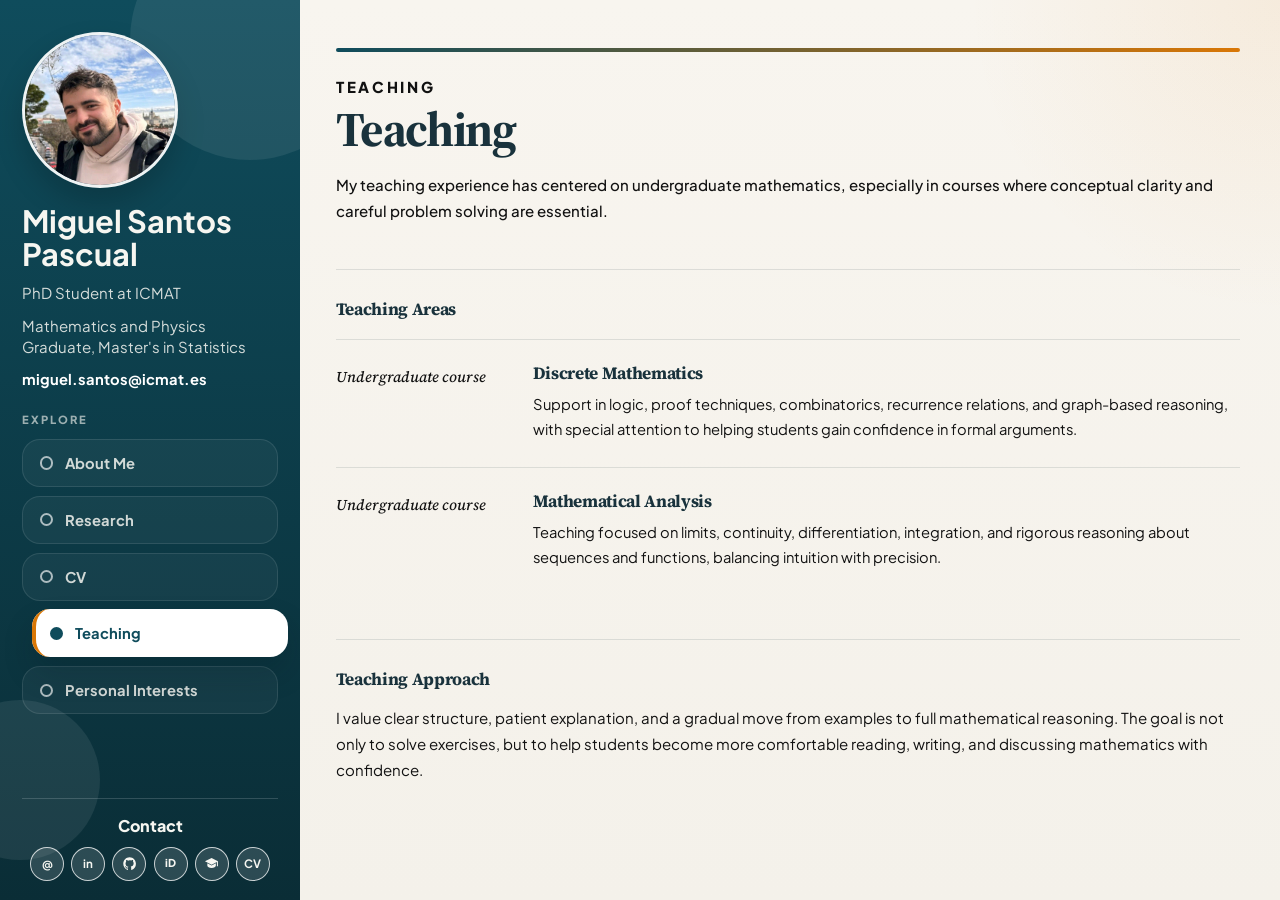
<file: teaching.html>
<!DOCTYPE html>
<html lang="en">
<head>
  <meta charset="UTF-8">
  <meta name="viewport" content="width=device-width, initial-scale=1.0">
  <meta name="description" content="Teaching experience for Miguel Santos Pascual.">
  <title>Miguel Santos Pascual | Teaching</title>
  <link rel="preconnect" href="https://fonts.googleapis.com">
  <link rel="preconnect" href="https://fonts.gstatic.com" crossorigin>
  <link href="https://fonts.googleapis.com/css2?family=Plus+Jakarta+Sans:wght@400;500;600;700;800&family=Source+Serif+4:opsz,wght@8..60,500;8..60,700&display=swap" rel="stylesheet">
  <link rel="stylesheet" href="assets/css/styles.css">
</head>
<body>
  <div class="page-shell">
    <aside class="sidebar">
      <div class="sidebar__inner">
        <div class="avatar">
          <img src="assets/img/profile.jpg" alt="Portrait of Miguel Santos Pascual">
        </div>

        <div class="profile-block">
          <h1>Miguel Santos Pascual</h1>
          <p class="profile-role">PhD Student at ICMAT</p>
          <p class="profile-location">Mathematics and Physics Graduate, Master's in Statistics</p>
          <a class="profile-contact" href="mailto:miguel.santos@icmat.es">miguel.santos@icmat.es</a>
        </div>

        <nav class="section-nav" aria-label="Section navigation">
          <p class="section-nav__label">Explore</p>
          <a class="section-nav__link" href="index.html">About Me</a>
          <a class="section-nav__link" href="research.html">Research</a>
          <a class="section-nav__link" href="cv.html">CV</a>
          <a class="section-nav__link is-active" href="teaching.html" aria-current="page">Teaching</a>
          <a class="section-nav__link" href="interests.html">Personal Interests</a>
        </nav>

        <footer class="sidebar-footer">
          <p class="sidebar-footer__title">Contact</p>
          <div class="social-links social-links--footer">
            <a href="https://www.icmat.es/people/miguel-santos-2/" aria-label="ICMAT profile" target="_blank" rel="noreferrer">
              <span aria-hidden="true">@</span>
            </a>
            <a href="https://www.linkedin.com/in/miguel-santos-pascual-a18722290/" aria-label="LinkedIn" target="_blank" rel="noreferrer">
              <span aria-hidden="true">in</span>
            </a>
            <a href="https://github.com/MiguelSantPasc" aria-label="GitHub" target="_blank" rel="noreferrer">
              <svg class="social-icon" viewBox="0 0 24 24" aria-hidden="true">
                <path d="M12 2C6.48 2 2 6.6 2 12.27c0 4.54 2.87 8.39 6.84 9.75.5.1.66-.22.66-.5v-1.73c-2.78.62-3.37-1.37-3.37-1.37-.45-1.2-1.11-1.52-1.11-1.52-.91-.64.07-.63.07-.63 1 .08 1.53 1.06 1.53 1.06.9 1.57 2.35 1.12 2.92.86.09-.67.35-1.12.63-1.38-2.22-.26-4.56-1.14-4.56-5.09 0-1.12.39-2.03 1.03-2.75-.1-.27-.45-1.3.1-2.7 0 0 .84-.28 2.75 1.05A9.3 9.3 0 0 1 12 6.84c.85 0 1.71.12 2.51.36 1.91-1.33 2.75-1.05 2.75-1.05.55 1.4.2 2.43.1 2.7.64.72 1.03 1.63 1.03 2.75 0 3.96-2.34 4.82-4.57 5.08.36.32.69.95.69 1.92v2.85c0 .28.18.61.67.5A10.26 10.26 0 0 0 22 12.27C22 6.6 17.52 2 12 2Z" fill="currentColor"/>
              </svg>
            </a>
            <a href="https://orcid.org/my-orcid?orcid=0009-0005-3973-8576" aria-label="ORCID" target="_blank" rel="noreferrer">
              <span class="social-icon-text social-icon-text--orcid" aria-hidden="true">iD</span>
            </a>
            <a href="https://scholar.google.es/citations?user=7MgIqfgAAAAJ&hl=es&oi=ao" aria-label="Google Scholar" target="_blank" rel="noreferrer">
              <svg class="social-icon" viewBox="0 0 24 24" aria-hidden="true">
                <path d="M12 3 1.5 8.4 12 13.8l8.36-4.3V16H22V8.4Zm-6.75 8.6V15c0 2.2 3.05 4 6.75 4s6.75-1.8 6.75-4v-3.4L12 15.1Z" fill="currentColor"/>
              </svg>
            </a>
            <a href="assets/documents/CV.pdf" aria-label="Curriculum Vitae" target="_blank" rel="noreferrer">
              <span aria-hidden="true">CV</span>
            </a>
          </div>
        </footer>
      </div>
    </aside>

    <main class="content content--single">
      <article class="page-panel">
        <p class="section-tag">Teaching</p>
        <div class="section-heading">
          <h2>Teaching</h2>
        </div>

        <p class="lead">
          My teaching experience has centered on undergraduate mathematics, especially in
          courses where conceptual clarity and careful problem solving are essential.
        </p>

        <section class="page-section page-section--spaced">
          <h3>Teaching Areas</h3>
          <div class="entry-list">
            <article class="entry">
              <p class="entry__meta">Undergraduate course</p>
              <div class="entry__body">
                <h4>Discrete Mathematics</h4>
                <p>
                  Support in logic, proof techniques, combinatorics, recurrence relations, and
                  graph-based reasoning, with special attention to helping students gain
                  confidence in formal arguments.
                </p>
              </div>
            </article>
            <article class="entry">
              <p class="entry__meta">Undergraduate course</p>
              <div class="entry__body">
                <h4>Mathematical Analysis</h4>
                <p>
                  Teaching focused on limits, continuity, differentiation, integration, and
                  rigorous reasoning about sequences and functions, balancing intuition with
                  precision.
                </p>
              </div>
            </article>
          </div>
        </section>

        <section class="page-section page-section--spaced">
          <h3>Teaching Approach</h3>
          <p>
            I value clear structure, patient explanation, and a gradual move from examples to
            full mathematical reasoning. The goal is not only to solve exercises, but to help
            students become more comfortable reading, writing, and discussing mathematics with
            confidence.
          </p>
        </section>
      </article>
    </main>
  </div>
</body>
</html>
</file>
<file: assets/css/styles.css>
:root {
  --bg: #f4f1ea;
  --surface: rgba(255, 255, 255, 0.84);
  --surface-strong: #ffffff;
  --sidebar: linear-gradient(180deg, #0f4c5c 0%, #0a2d36 100%);
  --sidebar-width: clamp(300px, 24vw, 300px);
  --content-gap: clamp(1.4rem, 2.8vw, 2.8rem);
  --sidebar-text: #f6f6f1;
  --ink: #19323c;
  --muted: #5f6e76;
  --accent: #d97706;
  --accent-soft: rgba(217, 119, 6, 0.16);
  --section-active: #0f4c5c;
  --border: rgba(25, 50, 60, 0.12);
  --shadow: 0 24px 60px rgba(15, 38, 47, 0.12);
}

* {
  box-sizing: border-box;
}

html {
  scroll-behavior: smooth;
}

body {
  margin: 0;
  min-height: 100vh;
  font-family: "Plus Jakarta Sans", sans-serif;
  color: var(--ink);
  background:
    radial-gradient(circle at top right, rgba(217, 119, 6, 0.08), transparent 20%),
    linear-gradient(180deg, #f8f5ef 0%, var(--bg) 100%);
}

a {
  color: inherit;
  text-decoration: none;
}

.page-shell {
  position: relative;
  min-height: 100vh;
}

.sidebar {
  position: fixed;
  inset: 0 auto 0 0;
  width: var(--sidebar-width);
  height: 100vh;
  z-index: 20;
  background: var(--sidebar);
  color: var(--sidebar-text);
  overflow: hidden;
}

.sidebar::before,
.sidebar::after {
  content: "";
  position: absolute;
  border-radius: 999px;
  background: rgba(255, 255, 255, 0.08);
}

.sidebar::before {
  width: 240px;
  height: 240px;
  top: -80px;
  right: -70px;
}

.sidebar::after {
  width: 160px;
  height: 160px;
  bottom: 40px;
  left: -60px;
}

.sidebar__inner {
  display: flex;
  flex-direction: column;
  gap: 1rem;
  padding: 2rem 1.35rem 1.2rem;
  min-height: 100%;
  overflow-y: auto;
}

.avatar {
  width: 156px;
  height: 156px;
  overflow: hidden;
  border-radius: 50%;
  border: 3px solid rgba(255, 255, 255, 0.92);
  background: rgba(255, 255, 255, 0.18);
  box-shadow: 0 14px 28px rgba(0, 0, 0, 0.18);
}

.avatar img {
  width: 100%;
  height: 100%;
  display: block;
  object-fit: cover;
}

.section-tag {
  margin: 0 0 0.35rem;
  text-transform: uppercase;
  letter-spacing: 0.18em;
  font-size: 0.72rem;
  font-weight: 800;
}

.profile-block h1 {
  margin: 0;
  font-size: clamp(1.7rem, 2.4vw, 2.2rem);
  line-height: 1.08;
}

.profile-role,
.profile-location {
  margin: 0.7rem 0 0;
  line-height: 1.45;
  font-size: 0.94rem;
  color: rgba(246, 246, 241, 0.86);
}

.profile-contact {
  display: inline-block;
  margin-top: 0.7rem;
  line-height: 1.45;
  font-size: 0.92rem;
  font-weight: 700;
  color: #ffffff;
  word-break: break-word;
}

.profile-contact:hover,
.profile-contact:focus-visible {
  text-decoration: underline;
  text-underline-offset: 0.18em;
}

.section-nav {
  position: relative;
  display: grid;
  gap: 0.55rem;
  margin: 0.35rem 0 0.15rem;
  isolation: isolate;
}

.section-nav__label {
  margin: 0 0 0.25rem;
  font-size: 0.7rem;
  font-weight: 800;
  letter-spacing: 0.18em;
  text-transform: uppercase;
  color: rgba(246, 246, 241, 0.62);
}

.section-nav__link {
  position: relative;
  display: flex;
  align-items: center;
  gap: 0.72rem;
  width: 100%;
  min-height: 48px;
  padding: 0.82rem 1.1rem;
  border: 1px solid rgba(255, 255, 255, 0.1);
  border-radius: 18px;
  color: rgba(246, 246, 241, 0.84);
  font-size: 0.92rem;
  font-weight: 700;
  background: rgba(255, 255, 255, 0.045);
  transition:
    transform 180ms ease,
    color 180ms ease,
    border-color 180ms ease,
    background 180ms ease,
    box-shadow 180ms ease;
}

.section-nav__link::before {
  content: "";
  flex: 0 0 auto;
  width: 0.58rem;
  height: 0.58rem;
  border-radius: 999px;
  border: 2px solid rgba(255, 255, 255, 0.65);
  transition: inherit;
}

.section-nav__link::after {
  content: "";
  position: absolute;
  inset: -1px;
  border-radius: inherit;
  border-left: 4px solid var(--accent);
  background: transparent;
  opacity: 0;
  pointer-events: none;
  transition: inherit;
}

.section-nav__link:hover,
.section-nav__link:focus-visible {
  border-color: rgba(255, 255, 255, 0.24);
  color: #ffffff;
  transform: translateX(4px);
  outline: none;
}

.section-nav__link.is-active {
  z-index: 1;
  transform: translateX(10px);
  border-color: rgba(255, 255, 255, 0.08);
  color: var(--section-active);
  background: var(--surface-strong);
  box-shadow: 0 16px 30px rgba(5, 22, 27, 0.18);
}

.section-nav__link.is-active::before {
  border-color: var(--section-active);
  background: var(--section-active);
}

.section-nav__link.is-active::after {
  opacity: 1;
}

.social-links {
  display: flex;
  gap: 0.75rem;
  flex-wrap: wrap;
}

.social-links a,
.social-links button {
  min-width: 48px;
  height: 48px;
  padding: 0 0.9rem;
  display: grid;
  place-items: center;
  border-radius: 50%;
  border: 2px solid rgba(255, 255, 255, 0.75);
  background: rgba(255, 255, 255, 0.12);
  color: inherit;
  font-weight: 700;
  font-family: inherit;
  cursor: pointer;
}

.sidebar-footer {
  margin-top: auto;
  padding-top: 1rem;
  border-top: 1px solid rgba(255, 255, 255, 0.16);
  text-align: center;
}

.sidebar-footer__title {
  margin: 0 0 0.7rem;
  font-size: 1rem;
  font-weight: 800;
}

.social-links--footer {
  justify-content: center;
  gap: 0.45rem;
  flex-wrap: nowrap;
}

.social-links--footer a {
  min-width: 34px;
  width: 34px;
  height: 34px;
  padding: 0;
  border-width: 1px;
  font-size: 0.72rem;
  background: rgba(255, 255, 255, 0.14);
}

.social-links--footer button {
  min-width: 34px;
  width: 34px;
  height: 34px;
  padding: 0;
  border-width: 1px;
  font-size: 0.72rem;
  background: rgba(255, 255, 255, 0.14);
}

.social-icon {
  width: 0.95rem;
  height: 0.95rem;
}

.social-icon-text {
  line-height: 1;
}

.social-icon-text--orcid {
  font-size: 0.68rem;
  font-weight: 800;
  letter-spacing: -0.03em;
}

.sidebar-footer__status {
  min-height: 1.2rem;
  margin: 0.65rem 0 0;
  font-size: 0.78rem;
  font-weight: 700;
  color: rgba(246, 246, 241, 0.86);
}

.content {
  display: flex;
  flex-direction: column;
  align-items: flex-start;
  min-height: 100vh;
  margin-left: calc(var(--sidebar-width) + var(--content-gap));
  padding: 3rem 2.5rem 4rem 0;
}

.content--single {
  justify-content: flex-start;
  align-items: stretch;
}

.panel {
  position: relative;
  margin: 0 0 1.5rem;
  max-width: 1040px;
  width: min(1040px, calc(100vw - var(--sidebar-width) - var(--content-gap) - 2rem));
  padding: 2rem;
  border: 1px solid var(--border);
  border-radius: 26px;
  background: var(--surface);
  box-shadow: 0 18px 40px rgba(15, 38, 47, 0.08);
  scroll-margin-top: 1.5rem;
  transition:
    border-color 220ms ease,
    box-shadow 220ms ease,
    transform 220ms ease;
}

.panel.is-active {
  border-color: rgba(15, 76, 92, 0.26);
  box-shadow:
    0 26px 60px rgba(15, 38, 47, 0.16),
    inset 0 0 0 1px rgba(15, 76, 92, 0.08);
}

.panel.is-active h2 {
  color: var(--section-active);
}

.hero-panel {
  padding: 2.5rem;
}

.section-heading {
  display: flex;
  align-items: flex-start;
  justify-content: space-between;
  gap: 1rem;
  margin-bottom: 1.1rem;
}

.section-heading__actions {
  display: flex;
  gap: 0.8rem;
  flex-wrap: wrap;
  justify-content: flex-end;
}

.section-tag {
  color: var(--accent);
}

.panel h2,
.page-panel h2 {
  margin: 0;
  font-family: "Source Serif 4", serif;
  font-size: clamp(2.15rem, 3.8vw, 3.4rem);
  line-height: 1;
  letter-spacing: -0.03em;
}

.lead--secondary {
  margin-top: 1.1rem;
}

.lead,
.page-panel p,
.timeline p,
.info-card p,
.project-card p,
.research-item p,
.teaching-card p,
.interest-placeholder p {
  color: #111111;
  line-height: 1.74;
  font-size: 0.94rem;
}

.hero-stats {
  display: grid;
  grid-template-columns: repeat(3, minmax(0, 1fr));
  gap: 1rem;
  margin-top: 2rem;
}

.hero-stats article,
.info-card,
.project-card {
  border-radius: 22px;
  border: 1px solid var(--border);
  background: var(--surface-strong);
}

.hero-stats article {
  padding: 1.35rem;
}

.stat-value {
  display: block;
  margin-bottom: 0.35rem;
  color: var(--accent);
  font-size: 2rem;
  font-weight: 800;
}

.stat-label {
  color: var(--muted);
  font-weight: 600;
}

.grid-two {
  display: grid;
  grid-template-columns: repeat(2, minmax(0, 1fr));
  gap: 1rem;
  margin-top: 1.5rem;
}

.grid-two--cards {
  align-items: stretch;
}

.info-card {
  padding: 1.4rem;
}

.funding-card {
  display: grid;
  grid-template-columns: minmax(0, 1fr) 180px;
  gap: 1.4rem;
  align-items: center;
}

.funding-card h3,
.interest-card h4 {
  margin: 0 0 0.55rem;
}

.funding-card p,
.interest-card p {
  margin: 0;
}

.funding-logo {
  display: flex;
  justify-content: center;
  align-items: center;
  padding: 1rem;
  border-radius: 18px;
  background: linear-gradient(180deg, #fff7ea 0%, #ffffff 100%);
  border: 1px solid rgba(217, 119, 6, 0.18);
}

.funding-logo img {
  width: 100%;
  max-width: 150px;
  height: auto;
  display: block;
}

.interest-grid {
  display: grid;
  grid-template-columns: repeat(2, minmax(0, 1fr));
  gap: 1rem;
  margin-top: 1.2rem;
}

.direction-grid {
  display: grid;
  grid-template-columns: repeat(3, minmax(0, 1fr));
  gap: 0.9rem;
  margin-top: 1.1rem;
}

.direction-card {
  padding: 1.05rem 1.15rem;
  border: 1px solid rgba(25, 50, 60, 0.08);
  border-radius: 18px;
  background: rgba(255, 255, 255, 0.55);
  box-shadow: none;
}

.direction-card__meta {
  margin: 0 0 0.55rem;
  color: #8a5a15;
  font-size: 0.74rem;
  font-weight: 800;
  letter-spacing: 0.05em;
  text-transform: uppercase;
}

.direction-card h4 {
  margin: 0 0 0.45rem;
  font-family: "Plus Jakarta Sans", sans-serif;
  font-size: 0.98rem;
  line-height: 1.35;
}

.direction-card p {
  margin: 0;
  color: #4f5f66;
  font-size: 0.88rem;
  line-height: 1.6;
}

.interest-card {
  border-radius: 22px;
  border: 1px solid var(--border);
  background: var(--surface-strong);
  padding: 1.35rem;
  box-shadow: 0 14px 28px rgba(15, 38, 47, 0.05);
}

.interest-card__tag {
  display: inline-block;
  margin-bottom: 0.85rem;
  padding: 0.38rem 0.72rem;
  border-radius: 999px;
  background: var(--accent-soft);
  color: #9a5800;
  font-size: 0.77rem;
  font-weight: 800;
  letter-spacing: 0.04em;
  text-transform: uppercase;
}

.info-card h3,
.project-card h3,
.timeline h3 {
  margin: 0 0 0.5rem;
  font-size: 1.15rem;
}

.timeline {
  display: grid;
  gap: 1rem;
  margin-top: 1.5rem;
}

.timeline article {
  display: grid;
  grid-template-columns: 180px minmax(0, 1fr);
  gap: 1rem;
  align-items: start;
  padding-bottom: 1rem;
  border-bottom: 1px solid var(--border);
}

.timeline article:last-child {
  border-bottom: 0;
  padding-bottom: 0;
}

.timeline-year {
  display: inline-block;
  padding: 0.45rem 0.8rem;
  border-radius: 999px;
  background: var(--accent-soft);
  color: #9a5800;
  font-weight: 800;
  font-size: 0.9rem;
}

.button-link {
  display: inline-flex;
  align-items: center;
  gap: 0.58rem;
  margin-top: 0;
  padding: 0.95rem 1.35rem;
  border-radius: 999px;
  background: #0f4c5c;
  color: #fff;
  font-weight: 700;
  font-size: 0.9rem;
  letter-spacing: 0.01em;
  box-shadow: 0 10px 24px rgba(15, 76, 92, 0.2);
}

.button-link--secondary {
  background: var(--accent-soft);
  color: #9a5800;
  box-shadow: none;
}

.button-link--light {
  background: rgba(255, 255, 255, 0.16);
  color: #fff;
  box-shadow: none;
}

.button-link--white {
  background: #ffffff;
  color: var(--section-active);
  border: 1px solid rgba(15, 76, 92, 0.12);
  box-shadow: 0 14px 30px rgba(15, 38, 47, 0.08);
}

.button-link--white:hover,
.button-link--white:focus-visible {
  transform: translateY(-1px);
  box-shadow: 0 18px 34px rgba(15, 38, 47, 0.12);
}

.button-link__icon {
  width: 1rem;
  height: 1rem;
  flex: 0 0 auto;
}

.text-link {
  color: var(--section-active);
  text-decoration: underline;
  text-decoration-color: rgba(15, 76, 92, 0.3);
  text-underline-offset: 0.16em;
}

.text-link:hover,
.text-link:focus-visible {
  text-decoration-color: currentColor;
}

.resource-link {
  display: inline-flex;
  align-items: center;
  justify-content: center;
  width: 2.65rem;
  height: 2.65rem;
  border-radius: 999px;
  border: 1px solid rgba(15, 76, 92, 0.22);
  background: rgba(255, 255, 255, 0.28);
  color: var(--section-active);
  box-shadow: none;
}

.resource-link--primary {
  gap: 0.5rem;
  width: auto;
  padding: 0.78rem 1.08rem;
  border-radius: 999px;
  font-size: 0.88rem;
  font-weight: 700;
  letter-spacing: 0.02em;
}

.resource-link__icon {
  width: 1rem;
  height: 1rem;
  flex: 0 0 auto;
}

.button-row {
  display: flex;
  gap: 0.9rem;
  flex-wrap: wrap;
  margin-top: 1.8rem;
}

.button-row--compact {
  margin-top: 0;
}

.project-list {
  display: grid;
  gap: 1rem;
  margin-top: 1.5rem;
}

.grid-two--spaced {
  margin-top: 1rem;
}

.research-stack {
  display: grid;
  gap: 1.3rem;
  margin-top: 1.6rem;
}

.research-group {
  display: grid;
  gap: 0.85rem;
}

.research-group h3,
.teaching-card h3 {
  margin: 0;
  font-size: 1.15rem;
}

.research-item,
.teaching-card,
.interest-placeholder {
  border-radius: 22px;
  border: 1px solid var(--border);
  background: var(--surface-strong);
}

.research-item,
.teaching-card {
  padding: 1.35rem;
}

.research-item__top {
  display: flex;
  align-items: center;
  gap: 0.75rem;
  margin-bottom: 0.9rem;
}

.research-item h4 {
  margin: 0 0 0.65rem;
  font-size: 1.08rem;
  line-height: 1.35;
}

.research-meta,
.teaching-meta {
  color: #8a5a15;
  font-size: 0.82rem;
  font-weight: 800;
  letter-spacing: 0.04em;
  text-transform: uppercase;
}

.research-item--empty,
.research-item--placeholder {
  background: rgba(255, 255, 255, 0.55);
}

.research-item--empty p,
.research-item--placeholder p {
  margin-bottom: 0;
}

.timeline--compact {
  margin-top: 1rem;
}

.teaching-list {
  display: grid;
  gap: 1rem;
  margin-top: 1.5rem;
}

.interest-placeholder {
  margin-top: 1.5rem;
  padding: 1.5rem;
}

.project-card {
  display: flex;
  justify-content: space-between;
  gap: 1rem;
  align-items: center;
  padding: 1.4rem;
}

.project-card a {
  flex-shrink: 0;
  padding: 0.8rem 1rem;
  border-radius: 999px;
  background: var(--accent-soft);
  color: #9a5800;
  font-weight: 700;
}

.inspiration-grid {
  display: grid;
  grid-template-columns: repeat(2, minmax(0, 1fr));
  gap: 1.4rem;
  margin-top: 1.4rem;
}

.inspiration-card {
  overflow: hidden;
  border-radius: 22px;
  border: 1px solid var(--border);
  background: var(--surface-strong);
  box-shadow: 0 18px 40px rgba(15, 38, 47, 0.08);
}

.inspiration-card__media {
  position: relative;
  aspect-ratio: 16 / 6.9;
  padding: 0.72rem 0.72rem 1.15rem;
  background:
    radial-gradient(circle at top left, rgba(217, 119, 6, 0.16), transparent 34%),
    linear-gradient(135deg, #f3eee4 0%, #e9f0f2 100%);
}

.inspiration-card__image {
  width: 100%;
  height: 100%;
  display: block;
  object-fit: cover;
}

.inspiration-card__image--main {
  border-radius: 18px;
  box-shadow: 0 14px 26px rgba(15, 38, 47, 0.12);
}

.inspiration-card__image--float {
  position: absolute;
  right: 1rem;
  bottom: 0.1rem;
  width: 30%;
  height: auto;
  aspect-ratio: 4 / 3;
  border: 4px solid rgba(255, 255, 255, 0.94);
  border-radius: 14px;
  box-shadow: 0 16px 28px rgba(15, 38, 47, 0.16);
  object-position: center;
}

.inspiration-card__body {
  padding: 1.18rem;
}

.inspiration-card__eyebrow {
  margin: 0 0 0.55rem;
  color: #8a5a15;
  font-size: 0.72rem;
  font-weight: 800;
  letter-spacing: 0.08em;
  text-transform: uppercase;
}

.inspiration-card h3 {
  margin: 0 0 0.62rem;
  font-size: 1.18rem;
}

.inspiration-card p {
  margin: 0;
  color: #111111;
  line-height: 1.72;
  font-size: 0.92rem;
}

.inspiration-links {
  display: flex;
  gap: 0.75rem;
  flex-wrap: wrap;
  margin-top: 1.15rem;
}

.inspiration-links .resource-link--primary {
  min-height: 44px;
  padding: 0.82rem 1rem;
  border-radius: 16px;
  border: 1px solid rgba(15, 76, 92, 0.14);
  background: linear-gradient(180deg, #ffffff 0%, #f8f3ea 100%);
  color: var(--ink);
  font-size: 0.84rem;
  font-weight: 700;
  letter-spacing: 0.01em;
  box-shadow: 0 10px 24px rgba(15, 38, 47, 0.07);
  transition:
    transform 180ms ease,
    box-shadow 180ms ease,
    border-color 180ms ease,
    color 180ms ease;
}

.inspiration-links .resource-link--primary::after {
  content: "↗";
  font-size: 0.82rem;
  line-height: 1;
}

.inspiration-links .resource-link--primary:hover,
.inspiration-links .resource-link--primary:focus-visible {
  transform: translateY(-1px);
  border-color: rgba(217, 119, 6, 0.28);
  color: var(--section-active);
  box-shadow: 0 16px 30px rgba(15, 38, 47, 0.11);
}

.inspiration-links .resource-link--primary::after {
  content: "->";
}

.inspiration-card__caption {
  margin-top: 0.9rem !important;
  color: #5a6970 !important;
  font-size: 0.82rem !important;
  font-style: italic;
}

.page-panel {
  position: relative;
  margin: 0 0 1.5rem;
  max-width: 1120px;
  width: min(1120px, calc(100vw - var(--sidebar-width) - var(--content-gap) - 2.5rem));
  margin-bottom: 0;
  padding: 0;
  border: 0;
  border-radius: 0;
  background: transparent;
  box-shadow: none;
}

.page-panel::before {
  content: "";
  display: block;
  width: 100%;
  height: 4px;
  margin-bottom: 1.35rem;
  border-radius: 999px;
  background: linear-gradient(90deg, #0f4c5c 0%, #d97706 100%);
}

.page-panel > p,
.page-section > p {
  max-width: none;
}

.page-panel .lead {
  max-width: none;
  font-size: clamp(0.94rem, 1.15vw, 1rem);
  line-height: 1.76;
  font-weight: 500;
}

.page-section h3,
.page-panel h3 {
  margin: 0 0 0.8rem;
  font-family: "Source Serif 4", serif;
  font-size: clamp(1.08rem, 1.3vw, 1.32rem);
  line-height: 1.1;
  letter-spacing: -0.02em;
}

.page-section--spaced {
  margin-top: 2.75rem;
  padding-top: 1.9rem;
  border-top: 1px solid var(--border);
}

.section-heading--media {
  margin-bottom: 1rem;
}

.media-strip__intro {
  margin: 0.35rem 0 0;
  color: #4f5f66;
  font-size: 0.84rem;
  line-height: 1.65;
}

.media-list {
  display: grid;
  gap: 0.95rem;
  margin-top: 1.15rem;
}

.media-card {
  display: grid;
  grid-template-columns: 200px minmax(0, 1fr) auto;
  gap: 1rem;
  align-items: center;
  padding: 0.95rem 1rem;
  border: 1px solid var(--border);
  border-radius: 20px;
  background: rgba(255, 255, 255, 0.74);
  box-shadow: 0 14px 30px rgba(15, 38, 47, 0.06);
}

.media-card__media {
  display: block;
}

.media-card__media img {
  width: 100%;
  aspect-ratio: 16 / 9;
  display: block;
  object-fit: cover;
  border-radius: 14px;
  border: 1px solid rgba(15, 76, 92, 0.1);
  box-shadow: 0 10px 22px rgba(15, 38, 47, 0.1);
}

.media-card__body h4 {
  margin: 0 0 0.4rem;
  font-family: "Plus Jakarta Sans", sans-serif;
  font-size: 1rem;
  line-height: 1.3;
}

.media-card__body p {
  margin: 0;
  color: #111111;
  font-size: 0.84rem;
  line-height: 1.62;
}

.media-card__eyebrow {
  margin: 0 0 0.35rem !important;
  color: #8a5a15 !important;
  font-size: 0.7rem !important;
  font-weight: 800;
  letter-spacing: 0.08em;
  text-transform: uppercase;
}

.media-card__link {
  min-height: 42px;
  padding: 0.78rem 0.95rem;
  font-size: 0.8rem;
  white-space: nowrap;
}

.page-split {
  display: grid;
  grid-template-columns: repeat(2, minmax(0, 1fr));
  gap: 2.4rem;
  margin-top: 2.35rem;
}

.page-split--tight {
  gap: 2rem;
}

.entry-list {
  margin-top: 1.25rem;
  border-top: 1px solid var(--border);
}

.entry {
  display: grid;
  grid-template-columns: 165px minmax(0, 1fr);
  gap: 2rem;
  padding: 1.5rem 0;
  border-bottom: 1px solid var(--border);
}

.entry:last-child {
  border-bottom: 0;
}

.entry__meta {
  margin: 0;
  color: #6f6255;
  font-family: "Source Serif 4", serif;
  font-size: 0.92rem;
  font-weight: 500;
  letter-spacing: 0;
  text-transform: none;
  font-style: italic;
}

.entry__body h4 {
  margin: 0 0 0.5rem;
  font-family: "Source Serif 4", serif;
  font-size: 1.08rem;
  line-height: 1.15;
  letter-spacing: -0.02em;
  color: var(--ink);
}

.entry__body p {
  margin: 0;
  max-width: none;
}

.entry__body p + p {
  margin-top: 0.6rem;
}

.abstract-label {
  margin-top: 0.95rem;
  color: #8a5a15;
  font-size: 0.72rem;
  font-weight: 800;
  letter-spacing: 0.08em;
  text-transform: uppercase;
}

.abstract-text {
  margin-top: 0.3rem;
  color: #42545c;
  font-size: 0.86rem;
  line-height: 1.66;
}

.entry__body > p:first-of-type {
  font-size: 0.92rem;
}

.entry__body > p:nth-of-type(2):not(.abstract-label):not(.abstract-text) {
  font-style: italic;
  color: #4f5f66;
}

.entry__heading {
  display: flex;
  align-items: flex-start;
  justify-content: space-between;
  gap: 1.1rem;
}

.entry__actions {
  display: flex;
  align-items: center;
  gap: 0.55rem;
  flex-shrink: 0;
}

.language-grid {
  display: grid;
  grid-template-columns: repeat(5, minmax(0, 1fr));
  gap: 0.7rem;
  margin-top: 1rem;
}

.language-card {
  display: flex;
  align-items: center;
  justify-content: center;
  gap: 0.42rem;
  padding: 0.72rem 0.8rem;
  border-radius: 16px;
  border: 1px solid var(--border);
  background: var(--surface-strong);
  text-align: center;
}

.language-card h4 {
  margin: 0;
  font-family: "Plus Jakarta Sans", sans-serif;
  font-size: 0.88rem;
  line-height: 1.2;
}

.language-card p {
  margin: 0;
  color: #5a6970;
  font-size: 0.76rem;
  font-style: italic;
  white-space: nowrap;
}

.empty-state {
  margin: 1rem 0 0;
  color: #4f5f66;
  font-size: 1.02rem;
  font-style: italic;
}

.soft-note {
  margin: 1.6rem 0 0;
  max-width: 62ch;
  padding: 0 0 0 1rem;
  border-left: 3px solid var(--accent);
  background: transparent;
  color: #111111;
}

@media (max-width: 980px) {
  .page-shell {
    display: block;
  }

  .sidebar {
    position: relative;
    inset: auto;
    width: auto;
    height: auto;
  }

  .sidebar__inner {
    position: static;
    min-height: auto;
    overflow-y: visible;
  }

  .content {
    width: auto;
    margin-left: 0;
    padding-top: 0;
    padding-left: 1rem;
  }

  .section-nav__link::after {
    inset: -1px;
  }

  .section-nav {
    margin-right: 0;
  }

  .section-nav__link {
    border-radius: 18px;
  }

  .section-nav__link:hover,
  .section-nav__link:focus-visible,
  .section-nav__link.is-active {
    transform: translateX(0);
  }

  .panel,
  .page-panel {
    width: min(1040px, 100%);
  }

  .page-split,
  .entry,
  .funding-card,
  .interest-grid,
  .direction-grid,
  .inspiration-grid,
  .language-grid {
    grid-template-columns: 1fr;
  }

  .media-card {
    grid-template-columns: 180px minmax(0, 1fr);
    align-items: start;
  }

  .media-card__link {
    justify-self: start;
  }
}

@media (max-width: 720px) {
  .content,
  .sidebar__inner {
    padding-left: 1rem;
    padding-right: 1rem;
  }

  .section-nav__link {
    min-height: 44px;
    padding: 0.75rem 0.95rem;
  }

  .section-heading {
    flex-direction: column;
    align-items: flex-start;
  }

  .page-panel h2 {
    font-size: clamp(1.95rem, 8vw, 2.5rem);
  }

  .page-panel .lead,
  .page-panel p {
    font-size: 0.88rem;
  }

  .entry {
    gap: 0.55rem;
    padding: 1.2rem 0;
  }

  .entry__body h4 {
    font-size: 1rem;
  }

  .page-split,
  .page-split--tight {
    gap: 1.5rem;
  }

  .hero-stats,
  .grid-two,
  .timeline article {
    grid-template-columns: 1fr;
  }

  .project-card {
    flex-direction: column;
    align-items: flex-start;
  }

  .media-card {
    grid-template-columns: 1fr;
    padding: 0.9rem;
  }

  .media-card__media img {
    aspect-ratio: 16 / 8.8;
  }
}
</file>
